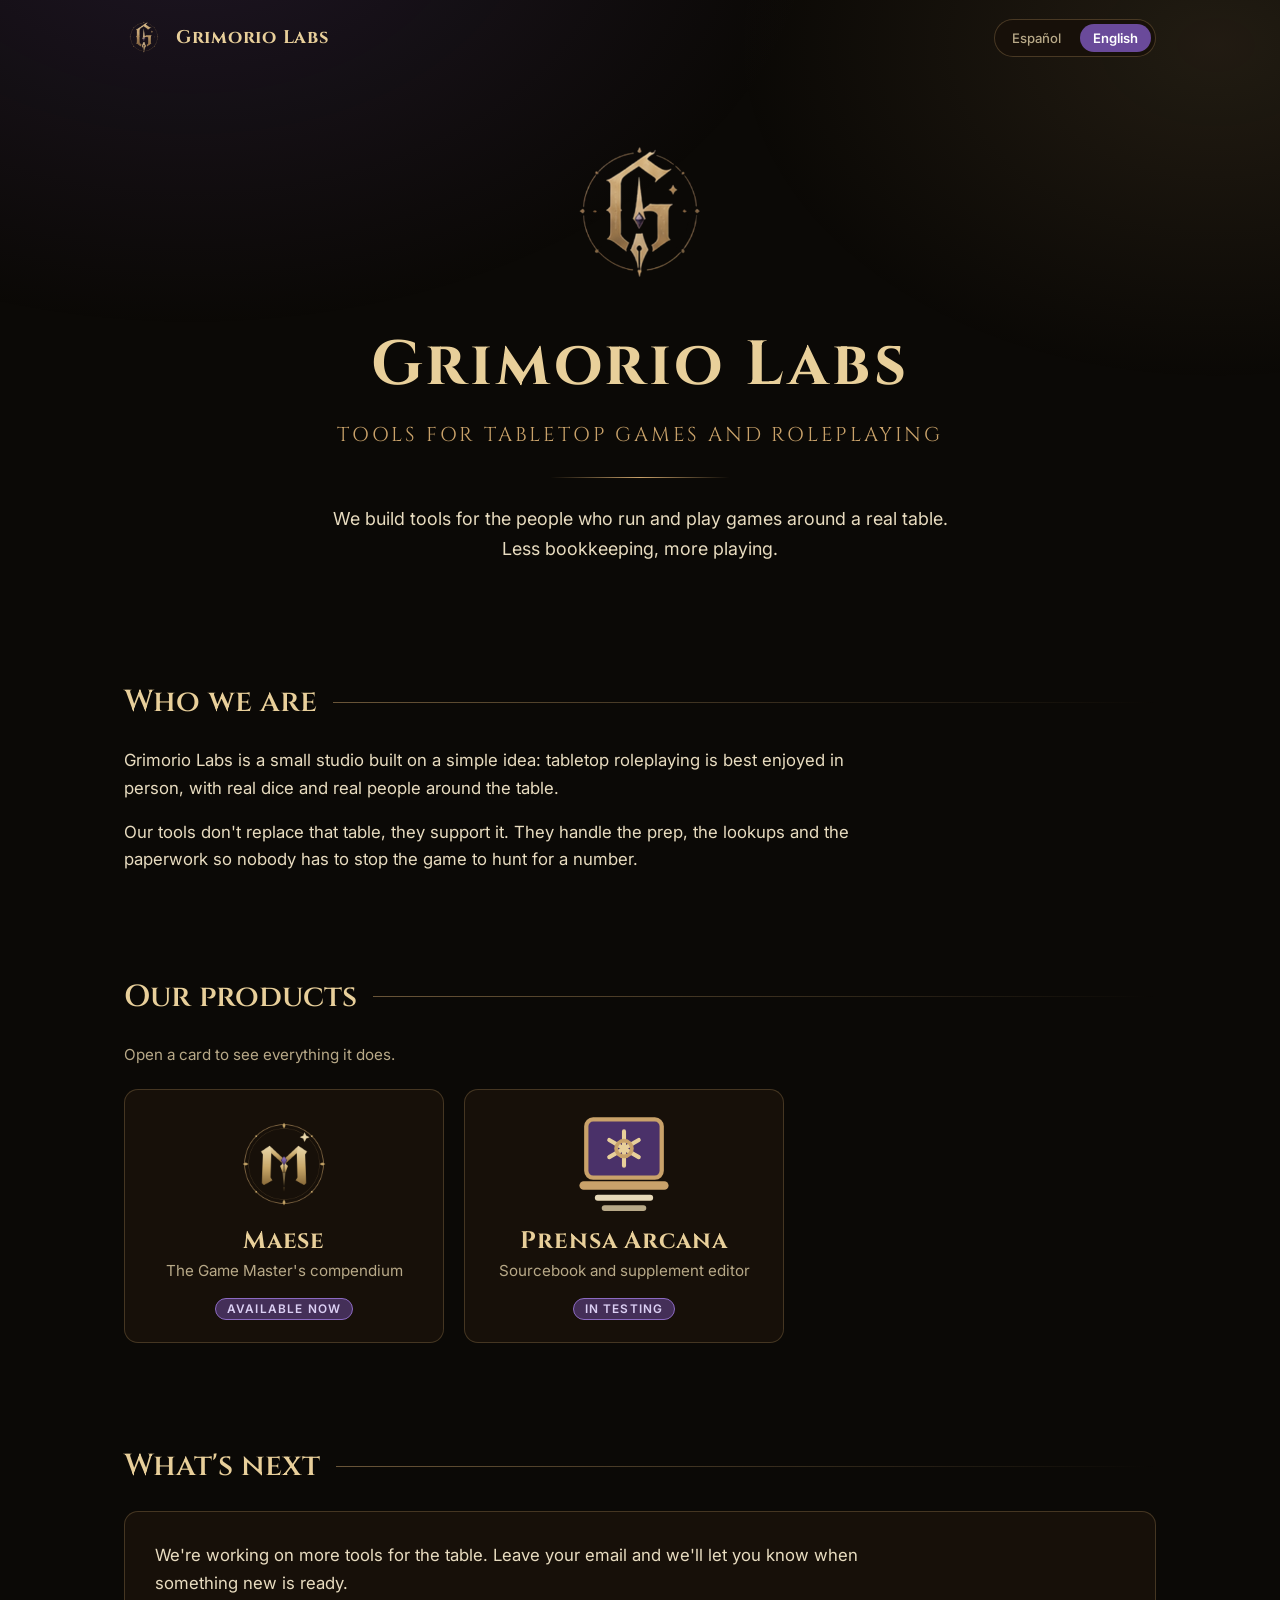
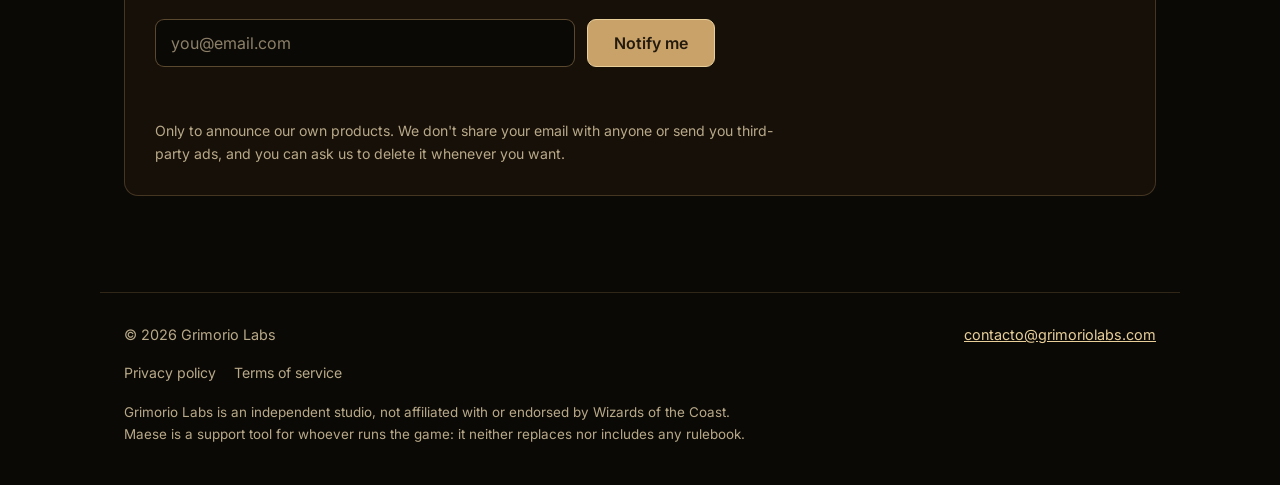
<file: index.html>
<!DOCTYPE html>
<html lang="es">
<head>
<meta charset="UTF-8">
<meta name="viewport" content="width=device-width, initial-scale=1.0">
<title>Grimorio Labs — Soluciones para juegos de mesa y rol</title>
<meta name="description" content="Grimorio Labs construye herramientas para quienes dirigen y juegan juegos de rol en una mesa real. Maese, nuestro compendio para el director de juego, y Prensa Arcana, nuestro editor de manuales.">

<link rel="icon" type="image/png" sizes="32x32" href="assets/favicon-32.png">
<link rel="icon" type="image/png" sizes="16x16" href="assets/favicon-16.png">
<link rel="apple-touch-icon" href="assets/favicon-48.png">

<meta property="og:type" content="website">
<meta property="og:title" content="Grimorio Labs">
<meta property="og:description" content="Soluciones para juegos de mesa y rol.">
<meta property="og:image" content="assets/grimorio-social-512.png">
<meta name="twitter:card" content="summary">

<link rel="preconnect" href="https://fonts.googleapis.com">
<link rel="preconnect" href="https://fonts.gstatic.com" crossorigin>
<link href="https://fonts.googleapis.com/css2?family=Cinzel:wght@400;600;700&family=Inter:wght@400;500;600&display=swap" rel="stylesheet">

<link rel="stylesheet" href="css/estilos.css">
</head>
<body>
<div class="envoltorio">

<header class="contenedor barra">
  <a class="barra-marca" href="#">
    <img src="assets/grimorio-icon-512.png" alt="" width="40" height="40">
    <span class="barra-marca-nombre">Grimorio Labs</span>
  </a>
  <div class="idioma" role="group" data-i18n-aria-label="Idioma del sitio" aria-label="Idioma del sitio">
    <button type="button" id="idioma-es" aria-pressed="true">Español</button>
    <button type="button" id="idioma-en" aria-pressed="false">English</button>
  </div>
</header>

<main>

  <section class="contenedor hero">
    <img class="hero-logo" src="assets/grimorio-icon-512.png" alt="Grimorio Labs" width="168" height="168">
    <h1>Grimorio Labs</h1>
    <p class="hero-tagline" data-i18n>Soluciones para juegos de mesa y rol</p>
    <div class="hero-linea"></div>
    <p class="hero-bajada" data-i18n>Construimos herramientas para quienes dirigen y juegan en una mesa real. Menos administración, más partida.</p>
  </section>

  <section class="contenedor seccion" id="quienes-somos">
    <div class="seccion-titulo"><h2 data-i18n>Quiénes somos</h2></div>
    <div class="prosa">
      <p data-i18n>Grimorio Labs es un estudio pequeño con una idea simple detrás: el juego de rol de mesa se disfruta en persona, con dados de verdad y gente alrededor.</p>
      <p data-i18n>Nuestras herramientas no reemplazan esa mesa, la acompañan. Se encargan de la preparación, la referencia y el papeleo para que nadie tenga que frenar la partida a buscar un dato.</p>
    </div>
  </section>

  <section class="contenedor seccion" id="productos">
    <div class="seccion-titulo"><h2 data-i18n>Nuestros productos</h2></div>
    <p class="fichas-nota" data-i18n>Abre una ficha para ver todo lo que hace.</p>

    <div class="fichas">
      <!-- `aria-labelledby` en vez de un `aria-label` escrito a mano: el nombre
           accesible sale del texto que ya está en la ficha, así que se traduce
           solo y no hay una tercera copia de la misma frase que mantener. -->
      <button class="ficha" type="button" aria-haspopup="dialog"
              aria-labelledby="ficha-maese-nombre ficha-maese-sub" data-abre="modal-maese">
        <img src="assets/maese-icon-512.png" alt="" width="96" height="96">
        <span class="ficha-nombre" id="ficha-maese-nombre">Maese</span>
        <span class="ficha-subtitulo" id="ficha-maese-sub" data-i18n>Compendio del Director de Juego</span>
        <span class="producto-insignia" data-i18n>Disponible</span>
      </button>

      <!-- `aria-labelledby` en vez de un `aria-label` escrito a mano: el nombre
           accesible sale del texto que ya está en la ficha, así que se traduce
           solo y no hay una tercera copia de la misma frase que mantener. -->
      <button class="ficha" type="button" aria-haspopup="dialog"
              aria-labelledby="ficha-prensa-arcana-nombre ficha-prensa-arcana-sub" data-abre="modal-prensa-arcana">
        <img src="assets/prensa-arcana.svg" alt="" width="96" height="96">
        <span class="ficha-nombre" id="ficha-prensa-arcana-nombre">Prensa Arcana</span>
        <span class="ficha-subtitulo" id="ficha-prensa-arcana-sub" data-i18n>Editor de manuales y suplementos</span>
        <span class="producto-insignia" data-i18n>En pruebas</span>
      </button>
    </div>

    <!-- Cada producto tiene su propio <dialog> escrito acá, en vez de un
         modal único al que se le inyecta contenido: así el texto vive en el
         DOM como el resto de la página y el selector de idioma lo traduce
         sin tener que saber que los modales existen. -->
    <dialog class="modal" id="modal-maese" aria-labelledby="nombre-maese">
      <button class="modal-cerrar" type="button" data-cierra
              data-i18n-aria-label="Cerrar" aria-label="Cerrar">&times;</button>
      <div class="modal-caja">

        <div class="producto-cabecera">
          <img src="assets/maese-icon-512.png" alt="" width="76" height="76">
          <div>
            <div class="producto-nombre" id="nombre-maese">Maese</div>
            <div class="producto-subtitulo" data-i18n>Compendio del Director de Juego</div>
            <span class="producto-insignia" data-i18n>Disponible</span>
          </div>
        </div>

        <p class="producto-desc" data-i18n>El primero de la casa. Un compañero de mesa para quien dirige: prepara la sesión antes de que empiece y, durante la partida, deja todo a mano sin sacarte del juego.</p>

        <div class="rejilla">
          <div class="rasgo">
            <h3 data-i18n>Bestiario de 450 criaturas</h3>
            <p data-i18n>Fichas completas y buscables al instante, con más manuales que se suman por campaña.</p>
          </div>
          <div class="rasgo">
            <h3 data-i18n>Generador de encuentros</h3>
            <p data-i18n>Arma encuentros equilibrados por presupuesto de experiencia, filtrados por entorno y por los manuales que uses.</p>
          </div>
          <div class="rasgo">
            <h3 data-i18n>Seguimiento de combate</h3>
            <p data-i18n>Orden de iniciativa, puntos de golpe, condiciones y bitácora del combate, sin planillas sueltas.</p>
          </div>
          <div class="rasgo">
            <h3 data-i18n>Hojas de personaje</h3>
            <p data-i18n>Especie, clase, subclase, trasfondo y conjuros que se autocompletan. La defensa se calcula sola según la armadura equipada.</p>
          </div>
          <div class="rasgo">
            <h3 data-i18n>Tus propias tablas</h3>
            <p data-i18n>Carga tus listas de botín, rumores o pifias y tira sobre ellas el dado que quieras, con sus rangos.</p>
          </div>
          <div class="rasgo">
            <h3 data-i18n>Kit de mesa imprimible</h3>
            <p data-i18n>Tarjetas de iniciativa y marcadores de condición para cortar y usar sobre la mesa física.</p>
          </div>
        </div>

        <div class="principio">
          <h3 data-i18n>Pensado para la mesa, no para la pantalla</h3>
          <p data-i18n>Maese no es una mesa virtual y no intenta serlo. No tira los dados por ti ni resuelve el combate solo: justamente eso es lo que hace divertido jugar en persona.</p>
        </div>

        <div class="acciones">
          <a class="boton boton-principal" href="https://maese.grimoriolabs.com" data-i18n>Entrar a Maese</a>
          <span class="acciones-nota" data-i18n>Gratis para empezar. Solo necesitas una cuenta.</span>
        </div>

      </div>
    </dialog>

    <dialog class="modal" id="modal-prensa-arcana" aria-labelledby="nombre-prensa-arcana">
      <button class="modal-cerrar" type="button" data-cierra
              data-i18n-aria-label="Cerrar" aria-label="Cerrar">&times;</button>
      <div class="modal-caja">

        <div class="producto-cabecera">
          <img src="assets/prensa-arcana.svg" alt="" width="76" height="76">
          <div>
            <div class="producto-nombre" id="nombre-prensa-arcana">Prensa Arcana</div>
            <div class="producto-subtitulo" data-i18n>Editor de manuales y suplementos</div>
            <span class="producto-insignia" data-i18n>En pruebas</span>
          </div>
        </div>

        <p class="producto-desc" data-i18n>Un taller de imprenta para tus manuales caseros. Escribes en Markdown a la izquierda y a la derecha ves la hoja A4 ya maquetada, con sus columnas y sus márgenes medidos en milímetros de verdad. Lo que ves en pantalla es lo que sale impreso, y de ahí se exporta a PDF.</p>

        <div class="rejilla">
          <div class="rasgo">
            <h3 data-i18n>Bloques y fichas de manual</h3>
            <p data-i18n>Cinco cajas de texto y siete fichas con su color propio: monstruo, objeto mágico, conjuro, rasgo de clase, trampa, PNJ y lugar. Una paleta con treinta plantillas las inserta por ti.</p>
          </div>
          <div class="rasgo">
            <h3 data-i18n>Te avisa antes de que el PDF corte</h3>
            <p data-i18n>Si una hoja se pasa de los 297 mm, marca en rojo la línea exacta por donde va a cortar. Te enteras mientras escribes, no al imprimir.</p>
          </div>
          <div class="rasgo">
            <h3 data-i18n>Maquetado a varias columnas</h3>
            <p data-i18n>Dos, tres o cuatro columnas, con bloques anchos que las cruzan, saltos de página y control de cómo rodea el texto a las imágenes.</p>
          </div>
          <div class="rasgo">
            <h3 data-i18n>Imágenes que se ajustan arrastrando</h3>
            <p data-i18n>Mueve el tirador sobre la vista previa y el ancho nuevo queda escrito en tu texto fuente, sin que tengas que calcularlo.</p>
          </div>
          <div class="rasgo">
            <h3 data-i18n>Tablas de tirada</h3>
            <p data-i18n>Para encuentros y para tesoro. La de tesoro alinea sola las columnas de montos, así se comparan de un vistazo.</p>
          </div>
          <div class="rasgo">
            <h3 data-i18n>Tus manuales, en tu cuenta</h3>
            <p data-i18n>Se guardan al vuelo y los abres desde cualquier máquina. Las imágenes se quedan en tu navegador: esas no las subimos.</p>
          </div>
        </div>

        <div class="acciones">
          <a class="boton boton-principal" href="https://prensaarcana.grimoriolabs.com" data-i18n>Abrir Prensa Arcana</a>
          <span class="acciones-nota" data-i18n>Gratis, y todavía en pruebas. Necesitas una cuenta para guardar tus manuales.</span>
        </div>

      </div>
    </dialog>
  </section>

  <section class="contenedor seccion" id="novedades">
    <div class="seccion-titulo"><h2 data-i18n>Novedades</h2></div>
    <div class="novedades">
      <div class="prosa">
        <p data-i18n>Estamos trabajando en más herramientas para la mesa. Deja tu correo y te avisamos cuando haya algo nuevo.</p>
      </div>

      <form class="aviso-form" id="aviso-form" novalidate>
        <!-- Campo trampa. `aria-hidden` a propósito: quien usa un lector de
             pantalla no tiene que enterarse de que existe, y así tampoco
             hay que traducir su etiqueta. -->
        <label class="trampa" for="aviso-trampa" aria-hidden="true">No completar este campo</label>
        <input class="trampa" type="text" id="aviso-trampa" name="apodo"
               tabindex="-1" autocomplete="off" aria-hidden="true">

        <input type="email" id="aviso-correo" name="correo" required
               autocomplete="email" spellcheck="false"
               placeholder="tu@correo.com"
               data-i18n-placeholder
               data-i18n-aria-label="Tu dirección de correo"
               aria-label="Tu dirección de correo">
        <button class="boton boton-principal" type="submit" id="aviso-enviar" data-i18n>Avisarme</button>
      </form>

      <p class="aviso-estado" id="aviso-estado" role="status" aria-live="polite"></p>
      <p class="aviso-nota" data-i18n>Solo para anunciar productos propios. No compartimos tu correo con nadie ni te mandamos publicidad de terceros, y puedes pedir que lo borremos cuando quieras.</p>
    </div>
  </section>

</main>

<footer class="contenedor pie">
  <div class="pie-fila">
    <span>© <span id="anio">2026</span> Grimorio Labs</span>
    <span><a href="mailto:contacto@grimoriolabs.com">contacto@grimoriolabs.com</a></span>
  </div>
  <p class="pie-nav">
    <a href="privacidad" data-i18n>Política de privacidad</a>
    <a href="terminos" data-i18n>Términos de servicio</a>
  </p>
  <p class="pie-legal" data-i18n>Grimorio Labs es un estudio independiente, sin relación ni respaldo de Wizards of the Coast. Maese es una herramienta de apoyo para quien dirige la partida: no reemplaza ningún manual de reglas ni los incluye.</p>
</footer>

</div>

<script src="js/landing.js"></script>
</body>
</html>
</file>
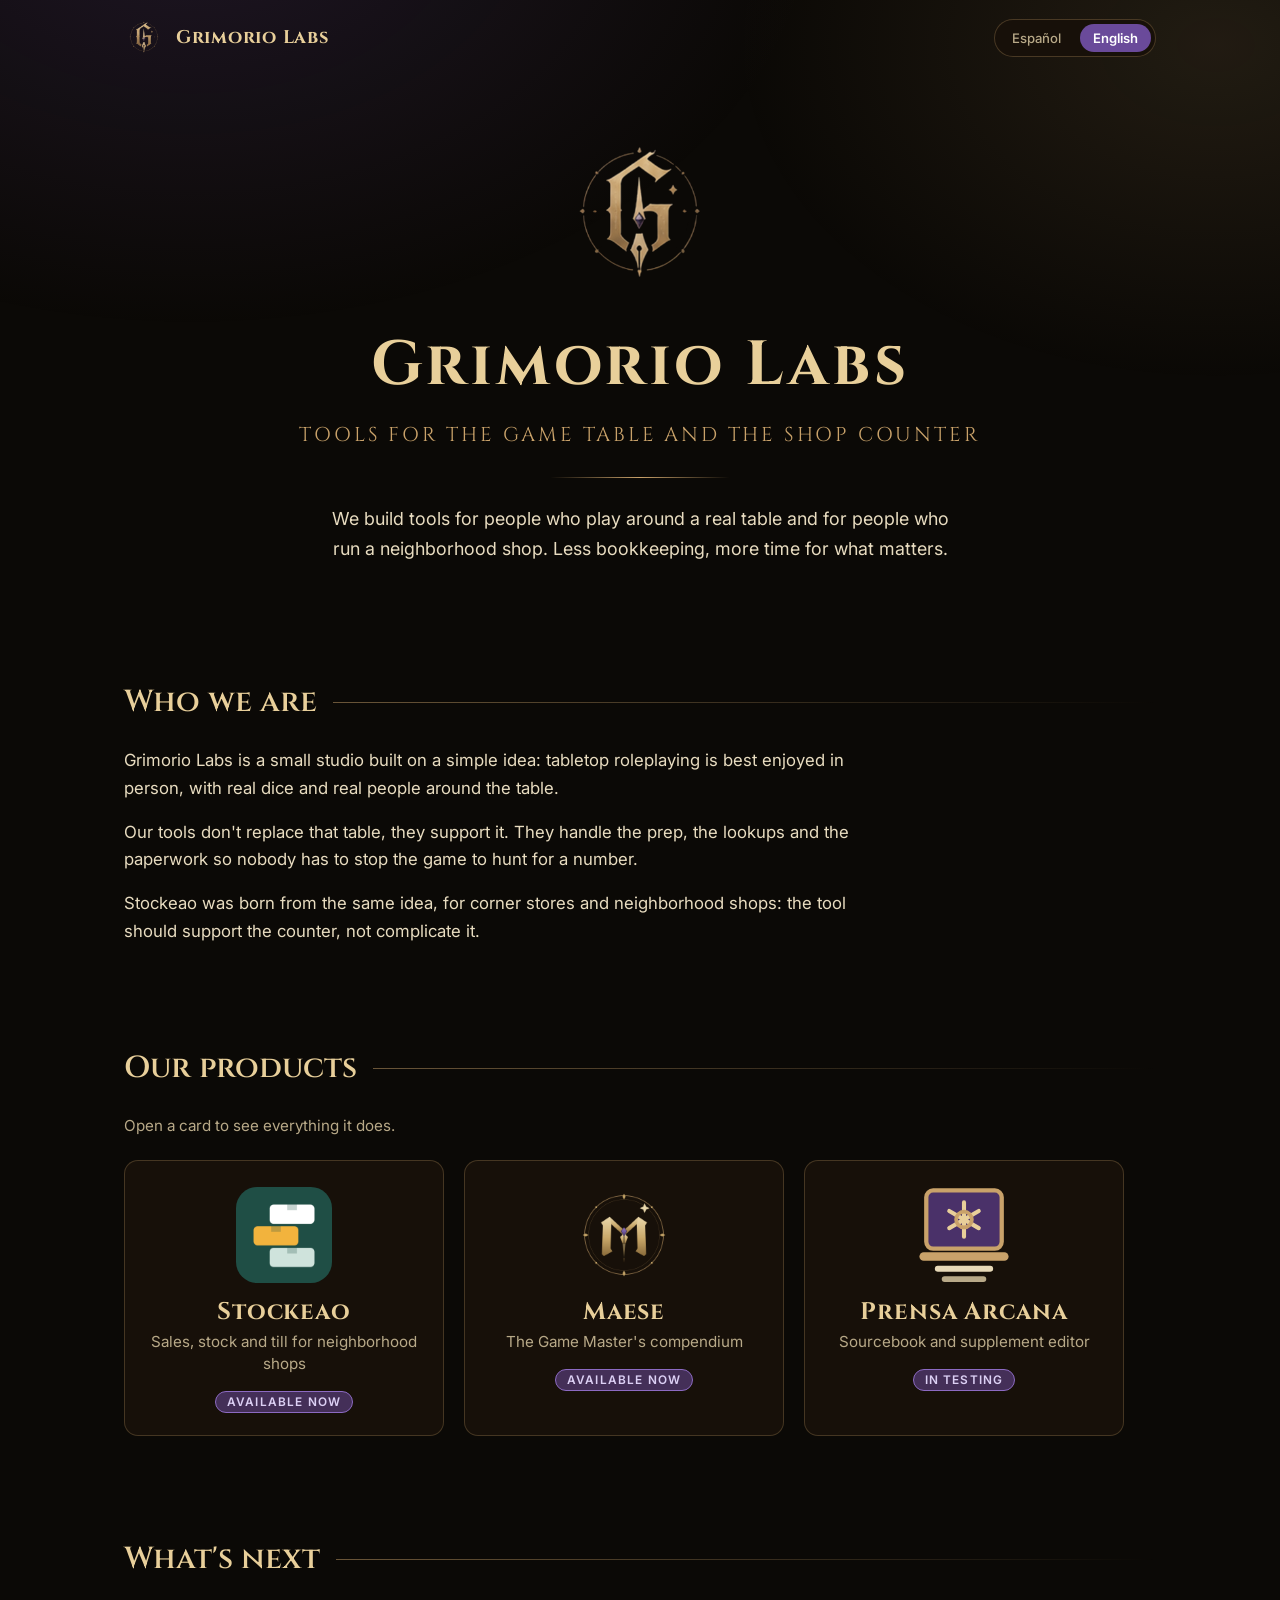
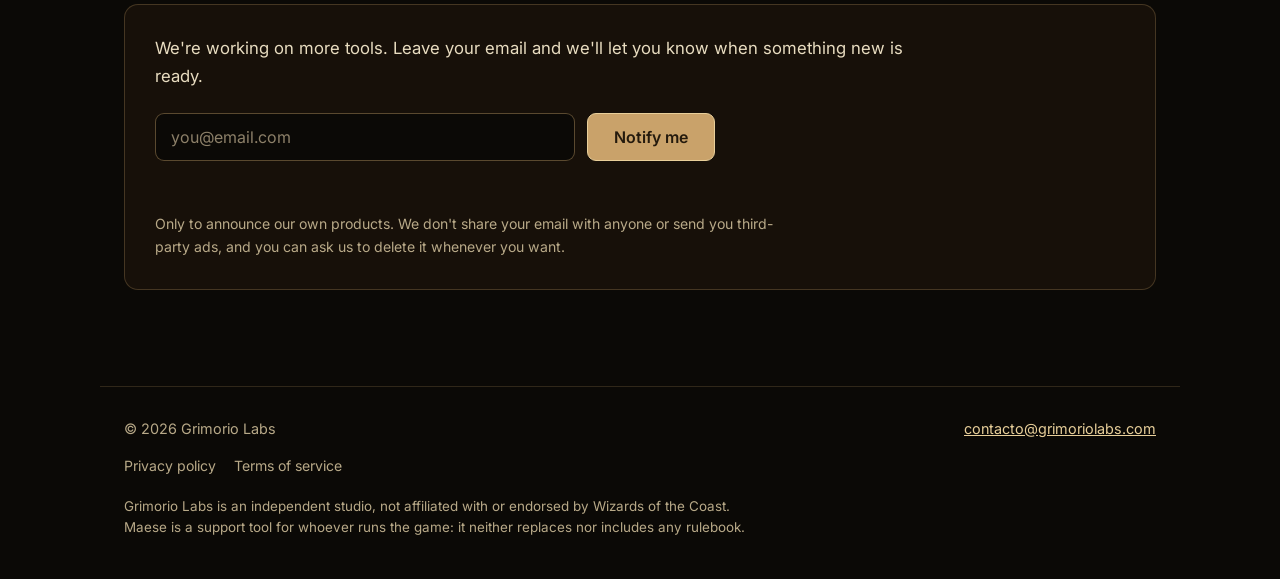
<file: public/index.html>
<!DOCTYPE html>
<html lang="es">
<head>
<meta charset="UTF-8">
<meta name="viewport" content="width=device-width, initial-scale=1.0">
<title>Grimorio Labs — Herramientas para la mesa de juego y el mostrador</title>
<meta name="description" content="Grimorio Labs construye herramientas simples para quienes juegan rol en una mesa real y para quienes atienden un negocio de barrio: Stockeao, Maese y Prensa Arcana.">

<link rel="icon" type="image/png" sizes="32x32" href="assets/favicon-32.png">
<link rel="icon" type="image/png" sizes="16x16" href="assets/favicon-16.png">
<link rel="apple-touch-icon" href="assets/favicon-48.png">

<meta property="og:type" content="website">
<meta property="og:title" content="Grimorio Labs">
<meta property="og:description" content="Herramientas para la mesa de juego y el mostrador.">
<meta property="og:image" content="assets/grimorio-social-512.png">
<meta name="twitter:card" content="summary">

<link rel="preconnect" href="https://fonts.googleapis.com">
<link rel="preconnect" href="https://fonts.gstatic.com" crossorigin>
<link href="https://fonts.googleapis.com/css2?family=Cinzel:wght@400;600;700&family=Inter:wght@400;500;600&display=swap" rel="stylesheet">

<link rel="stylesheet" href="css/estilos.css">
</head>
<body>
<div class="envoltorio">

<header class="contenedor barra">
  <a class="barra-marca" href="#">
    <img src="assets/grimorio-icon-512.png" alt="" width="40" height="40">
    <span class="barra-marca-nombre">Grimorio Labs</span>
  </a>
  <div class="idioma" role="group" data-i18n-aria-label="Idioma del sitio" aria-label="Idioma del sitio">
    <button type="button" id="idioma-es" aria-pressed="true">Español</button>
    <button type="button" id="idioma-en" aria-pressed="false">English</button>
  </div>
</header>

<main>

  <section class="contenedor hero">
    <img class="hero-logo" src="assets/grimorio-icon-512.png" alt="Grimorio Labs" width="168" height="168">
    <h1>Grimorio Labs</h1>
    <p class="hero-tagline" data-i18n>Herramientas para la mesa de juego y el mostrador</p>
    <div class="hero-linea"></div>
    <p class="hero-bajada" data-i18n>Construimos herramientas para quienes juegan en una mesa real y para quienes atienden un negocio de barrio. Menos administración, más tiempo para lo que importa.</p>
  </section>

  <section class="contenedor seccion" id="quienes-somos">
    <div class="seccion-titulo"><h2 data-i18n>Quiénes somos</h2></div>
    <div class="prosa">
      <p data-i18n>Grimorio Labs es un estudio pequeño con una idea simple detrás: el juego de rol de mesa se disfruta en persona, con dados de verdad y gente alrededor.</p>
      <p data-i18n>Nuestras herramientas no reemplazan esa mesa, la acompañan. Se encargan de la preparación, la referencia y el papeleo para que nadie tenga que frenar la partida a buscar un dato.</p>
      <p data-i18n>Con la misma idea nació Stockeao, para almacenes y negocios de barrio: que la herramienta acompañe el mostrador en vez de complicarlo.</p>
    </div>
  </section>

  <section class="contenedor seccion" id="productos">
    <div class="seccion-titulo"><h2 data-i18n>Nuestros productos</h2></div>
    <p class="fichas-nota" data-i18n>Abre una ficha para ver todo lo que hace.</p>

    <div class="fichas">
      <!-- `aria-labelledby` en vez de un `aria-label` escrito a mano: el nombre
           accesible sale del texto que ya está en la ficha, así que se traduce
           solo y no hay una tercera copia de la misma frase que mantener. -->
      <button class="ficha" type="button" aria-haspopup="dialog"
              aria-labelledby="ficha-stockeao-nombre ficha-stockeao-sub" data-abre="modal-stockeao">
        <img class="icono-app" src="stockeao/icono.png" alt="" width="96" height="96">
        <span class="ficha-nombre" id="ficha-stockeao-nombre">Stockeao</span>
        <span class="ficha-subtitulo" id="ficha-stockeao-sub" data-i18n>Ventas, stock y caja para negocios de barrio</span>
        <span class="producto-insignia" data-i18n>Disponible</span>
      </button>

      <!-- `aria-labelledby` en vez de un `aria-label` escrito a mano: el nombre
           accesible sale del texto que ya está en la ficha, así que se traduce
           solo y no hay una tercera copia de la misma frase que mantener. -->
      <button class="ficha" type="button" aria-haspopup="dialog"
              aria-labelledby="ficha-maese-nombre ficha-maese-sub" data-abre="modal-maese">
        <img src="assets/maese-icon-512.png" alt="" width="96" height="96">
        <span class="ficha-nombre" id="ficha-maese-nombre">Maese</span>
        <span class="ficha-subtitulo" id="ficha-maese-sub" data-i18n>Compendio del Director de Juego</span>
        <span class="producto-insignia" data-i18n>Disponible</span>
      </button>

      <!-- `aria-labelledby` en vez de un `aria-label` escrito a mano: el nombre
           accesible sale del texto que ya está en la ficha, así que se traduce
           solo y no hay una tercera copia de la misma frase que mantener. -->
      <button class="ficha" type="button" aria-haspopup="dialog"
              aria-labelledby="ficha-prensa-arcana-nombre ficha-prensa-arcana-sub" data-abre="modal-prensa-arcana">
        <img src="assets/prensa-arcana.svg" alt="" width="96" height="96">
        <span class="ficha-nombre" id="ficha-prensa-arcana-nombre">Prensa Arcana</span>
        <span class="ficha-subtitulo" id="ficha-prensa-arcana-sub" data-i18n>Editor de manuales y suplementos</span>
        <span class="producto-insignia" data-i18n>En pruebas</span>
      </button>
    </div>

    <!-- Cada producto tiene su propio <dialog> escrito acá, en vez de un
         modal único al que se le inyecta contenido: así el texto vive en el
         DOM como el resto de la página y el selector de idioma lo traduce
         sin tener que saber que los modales existen. -->
    <dialog class="modal" id="modal-stockeao" aria-labelledby="nombre-stockeao">
      <button class="modal-cerrar" type="button" data-cierra
              data-i18n-aria-label="Cerrar" aria-label="Cerrar">&times;</button>
      <div class="modal-caja">

        <div class="producto-cabecera">
          <img class="icono-app" src="stockeao/icono.png" alt="" width="76" height="76">
          <div>
            <div class="producto-nombre" id="nombre-stockeao">Stockeao</div>
            <div class="producto-subtitulo" data-i18n>Ventas, stock y caja para negocios de barrio</div>
            <span class="producto-insignia" data-i18n>Disponible</span>
          </div>
        </div>

        <p class="producto-desc" data-i18n>Una app Android para almacenes, botillerías, kioskos y bazares. Vendes, cobras y llevas el stock desde el teléfono, aunque se corte internet: cuando vuelve la señal, todo se sincroniza entre los teléfonos del negocio.</p>

        <div class="rejilla">
          <div class="rasgo">
            <h3 data-i18n>Vende con el escáner</h3>
            <p data-i18n>Apunta la cámara al código de barras y el producto entra a la venta. Con packs y promociones que se aplican solos.</p>
          </div>
          <div class="rasgo">
            <h3 data-i18n>Caja en orden</h3>
            <p data-i18n>Abre y cierra la caja cada día, con lo que entró por efectivo, débito o transferencia, y cuadra sin calculadora.</p>
          </div>
          <div class="rasgo">
            <h3 data-i18n>Stock al día</h3>
            <p data-i18n>Registra las compras a proveedores, haz conteos de inventario y lleva la cuenta de los envases retornables.</p>
          </div>
          <div class="rasgo">
            <h3 data-i18n>Fiado y reportes</h3>
            <p data-i18n>Anota lo que te deben tus clientes y mira qué se vende más, qué día y cuánto ganaste.</p>
          </div>
          <div class="rasgo">
            <h3 data-i18n>Varios teléfonos, un negocio</h3>
            <p data-i18n>Todos los equipos del negocio comparten productos y ventas. Funciona sin internet y se pone al día solo.</p>
          </div>
          <div class="rasgo">
            <h3 data-i18n>Cada persona con sus permisos</h3>
            <p data-i18n>El dueño elige qué puede hacer cada persona que atiende: vender, abrir la caja, cambiar precios o ver reportes.</p>
          </div>
        </div>

        <div class="principio">
          <h3 data-i18n>Hecho para el mostrador</h3>
          <p data-i18n>Letra grande, botones grandes y pocos pasos. Pensado para quien atiende el negocio, no para un contador.</p>
        </div>

        <h3 class="planes-titulo" data-i18n>Planes</h3>
        <div class="rejilla planes">
          <div class="rasgo">
            <h3 data-i18n>Básico</h3>
            <p class="plan-precio" data-i18n>$9.990 al mes</p>
            <p data-i18n>o $99.900 al año (12 meses por el precio de 10). Hasta 2 equipos.</p>
          </div>
          <div class="rasgo">
            <!-- Sin data-i18n: "Pro" se escribe igual en los dos idiomas. -->
            <h3>Pro</h3>
            <p class="plan-precio" data-i18n>$14.990 al mes</p>
            <p data-i18n>o $149.900 al año (12 meses por el precio de 10). Hasta 5 equipos.</p>
          </div>
        </div>
        <p class="planes-nota" data-i18n>Precios en pesos chilenos, con IVA incluido. Los primeros 7 días son gratis. El pago es por transferencia.</p>

        <div class="acciones">
          <a class="boton boton-principal" href="stockeao/" data-i18n>Descargar Stockeao</a>
          <span class="acciones-nota" data-i18n>Para teléfonos Android. Se instala desde nuestra página, fuera de Play Store.</span>
        </div>

        <p class="producto-enlaces">
          <a href="mailto:contacto@grimoriolabs.com">contacto@grimoriolabs.com</a>
          <a href="https://angelsek.github.io/inventariado-legal/terminos.html" data-i18n>Términos de Stockeao</a>
          <a href="https://angelsek.github.io/inventariado-legal/privacidad.html" data-i18n>Privacidad de Stockeao</a>
        </p>

      </div>
    </dialog>

    <dialog class="modal" id="modal-maese" aria-labelledby="nombre-maese">
      <button class="modal-cerrar" type="button" data-cierra
              data-i18n-aria-label="Cerrar" aria-label="Cerrar">&times;</button>
      <div class="modal-caja">

        <div class="producto-cabecera">
          <img src="assets/maese-icon-512.png" alt="" width="76" height="76">
          <div>
            <div class="producto-nombre" id="nombre-maese">Maese</div>
            <div class="producto-subtitulo" data-i18n>Compendio del Director de Juego</div>
            <span class="producto-insignia" data-i18n>Disponible</span>
          </div>
        </div>

        <p class="producto-desc" data-i18n>Un compañero de mesa para quien dirige: prepara la sesión antes de que empiece y, durante la partida, deja todo a mano sin sacarte del juego.</p>

        <div class="rejilla">
          <div class="rasgo">
            <h3 data-i18n>Bestiario de 450 criaturas</h3>
            <p data-i18n>Fichas completas y buscables al instante, con más manuales que se suman por campaña.</p>
          </div>
          <div class="rasgo">
            <h3 data-i18n>Generador de encuentros</h3>
            <p data-i18n>Arma encuentros equilibrados por presupuesto de experiencia, filtrados por entorno y por los manuales que uses.</p>
          </div>
          <div class="rasgo">
            <h3 data-i18n>Seguimiento de combate</h3>
            <p data-i18n>Orden de iniciativa, puntos de golpe, condiciones y bitácora del combate, sin planillas sueltas.</p>
          </div>
          <div class="rasgo">
            <h3 data-i18n>Hojas de personaje</h3>
            <p data-i18n>Especie, clase, subclase, trasfondo y conjuros que se autocompletan. La defensa se calcula sola según la armadura equipada.</p>
          </div>
          <div class="rasgo">
            <h3 data-i18n>Tus propias tablas</h3>
            <p data-i18n>Carga tus listas de botín, rumores o pifias y tira sobre ellas el dado que quieras, con sus rangos.</p>
          </div>
          <div class="rasgo">
            <h3 data-i18n>Kit de mesa imprimible</h3>
            <p data-i18n>Tarjetas de iniciativa y marcadores de condición para cortar y usar sobre la mesa física.</p>
          </div>
        </div>

        <div class="principio">
          <h3 data-i18n>Pensado para la mesa, no para la pantalla</h3>
          <p data-i18n>Maese no es una mesa virtual y no intenta serlo. No tira los dados por ti ni resuelve el combate solo: justamente eso es lo que hace divertido jugar en persona.</p>
        </div>

        <div class="acciones">
          <a class="boton boton-principal" href="https://maese.grimoriolabs.com" data-i18n>Entrar a Maese</a>
          <span class="acciones-nota" data-i18n>Gratis para empezar. Solo necesitas una cuenta.</span>
        </div>

      </div>
    </dialog>

    <dialog class="modal" id="modal-prensa-arcana" aria-labelledby="nombre-prensa-arcana">
      <button class="modal-cerrar" type="button" data-cierra
              data-i18n-aria-label="Cerrar" aria-label="Cerrar">&times;</button>
      <div class="modal-caja">

        <div class="producto-cabecera">
          <img src="assets/prensa-arcana.svg" alt="" width="76" height="76">
          <div>
            <div class="producto-nombre" id="nombre-prensa-arcana">Prensa Arcana</div>
            <div class="producto-subtitulo" data-i18n>Editor de manuales y suplementos</div>
            <span class="producto-insignia" data-i18n>En pruebas</span>
          </div>
        </div>

        <p class="producto-desc" data-i18n>Un taller de imprenta para tus manuales caseros. Escribes en Markdown a la izquierda y a la derecha ves la hoja A4 ya maquetada, con sus columnas y sus márgenes medidos en milímetros de verdad. Lo que ves en pantalla es lo que sale impreso, y de ahí se exporta a PDF.</p>

        <div class="rejilla">
          <div class="rasgo">
            <h3 data-i18n>Bloques y fichas de manual</h3>
            <p data-i18n>Cinco cajas de texto y siete fichas con su color propio: monstruo, objeto mágico, conjuro, rasgo de clase, trampa, PNJ y lugar. Una paleta con treinta plantillas las inserta por ti.</p>
          </div>
          <div class="rasgo">
            <h3 data-i18n>Te avisa antes de que el PDF corte</h3>
            <p data-i18n>Si una hoja se pasa de los 297 mm, marca en rojo la línea exacta por donde va a cortar. Te enteras mientras escribes, no al imprimir.</p>
          </div>
          <div class="rasgo">
            <h3 data-i18n>Maquetado a varias columnas</h3>
            <p data-i18n>Dos, tres o cuatro columnas, con bloques anchos que las cruzan, saltos de página y control de cómo rodea el texto a las imágenes.</p>
          </div>
          <div class="rasgo">
            <h3 data-i18n>Imágenes que se ajustan arrastrando</h3>
            <p data-i18n>Mueve el tirador sobre la vista previa y el ancho nuevo queda escrito en tu texto fuente, sin que tengas que calcularlo.</p>
          </div>
          <div class="rasgo">
            <h3 data-i18n>Tablas de tirada</h3>
            <p data-i18n>Para encuentros y para tesoro. La de tesoro alinea sola las columnas de montos, así se comparan de un vistazo.</p>
          </div>
          <div class="rasgo">
            <h3 data-i18n>Tus manuales, en tu cuenta</h3>
            <p data-i18n>Se guardan al vuelo y los abres desde cualquier máquina. Las imágenes se quedan en tu navegador: esas no las subimos.</p>
          </div>
        </div>

        <div class="acciones">
          <a class="boton boton-principal" href="https://prensaarcana.grimoriolabs.com" data-i18n>Abrir Prensa Arcana</a>
          <span class="acciones-nota" data-i18n>Gratis, y todavía en pruebas. Necesitas una cuenta para guardar tus manuales.</span>
        </div>

      </div>
    </dialog>
  </section>

  <section class="contenedor seccion" id="novedades">
    <div class="seccion-titulo"><h2 data-i18n>Novedades</h2></div>
    <div class="novedades">
      <div class="prosa">
        <p data-i18n>Estamos trabajando en más herramientas. Deja tu correo y te avisamos cuando haya algo nuevo.</p>
      </div>

      <form class="aviso-form" id="aviso-form" novalidate>
        <!-- Campo trampa. `aria-hidden` a propósito: quien usa un lector de
             pantalla no tiene que enterarse de que existe, y así tampoco
             hay que traducir su etiqueta. -->
        <label class="trampa" for="aviso-trampa" aria-hidden="true">No completar este campo</label>
        <input class="trampa" type="text" id="aviso-trampa" name="apodo"
               tabindex="-1" autocomplete="off" aria-hidden="true">

        <input type="email" id="aviso-correo" name="correo" required
               autocomplete="email" spellcheck="false"
               placeholder="tu@correo.com"
               data-i18n-placeholder
               data-i18n-aria-label="Tu dirección de correo"
               aria-label="Tu dirección de correo">
        <button class="boton boton-principal" type="submit" id="aviso-enviar" data-i18n>Avisarme</button>
      </form>

      <p class="aviso-estado" id="aviso-estado" role="status" aria-live="polite"></p>
      <p class="aviso-nota" data-i18n>Solo para anunciar productos propios. No compartimos tu correo con nadie ni te mandamos publicidad de terceros, y puedes pedir que lo borremos cuando quieras.</p>
    </div>
  </section>

</main>

<footer class="contenedor pie">
  <div class="pie-fila">
    <span>© <span id="anio">2026</span> Grimorio Labs</span>
    <span><a href="mailto:contacto@grimoriolabs.com">contacto@grimoriolabs.com</a></span>
  </div>
  <p class="pie-nav">
    <a href="privacidad" data-i18n>Política de privacidad</a>
    <a href="terminos" data-i18n>Términos de servicio</a>
  </p>
  <p class="pie-legal" data-i18n>Grimorio Labs es un estudio independiente, sin relación ni respaldo de Wizards of the Coast. Maese es una herramienta de apoyo para quien dirige la partida: no reemplaza ningún manual de reglas ni los incluye.</p>
</footer>

</div>

<script src="js/landing.js"></script>
</body>
</html>
</file>
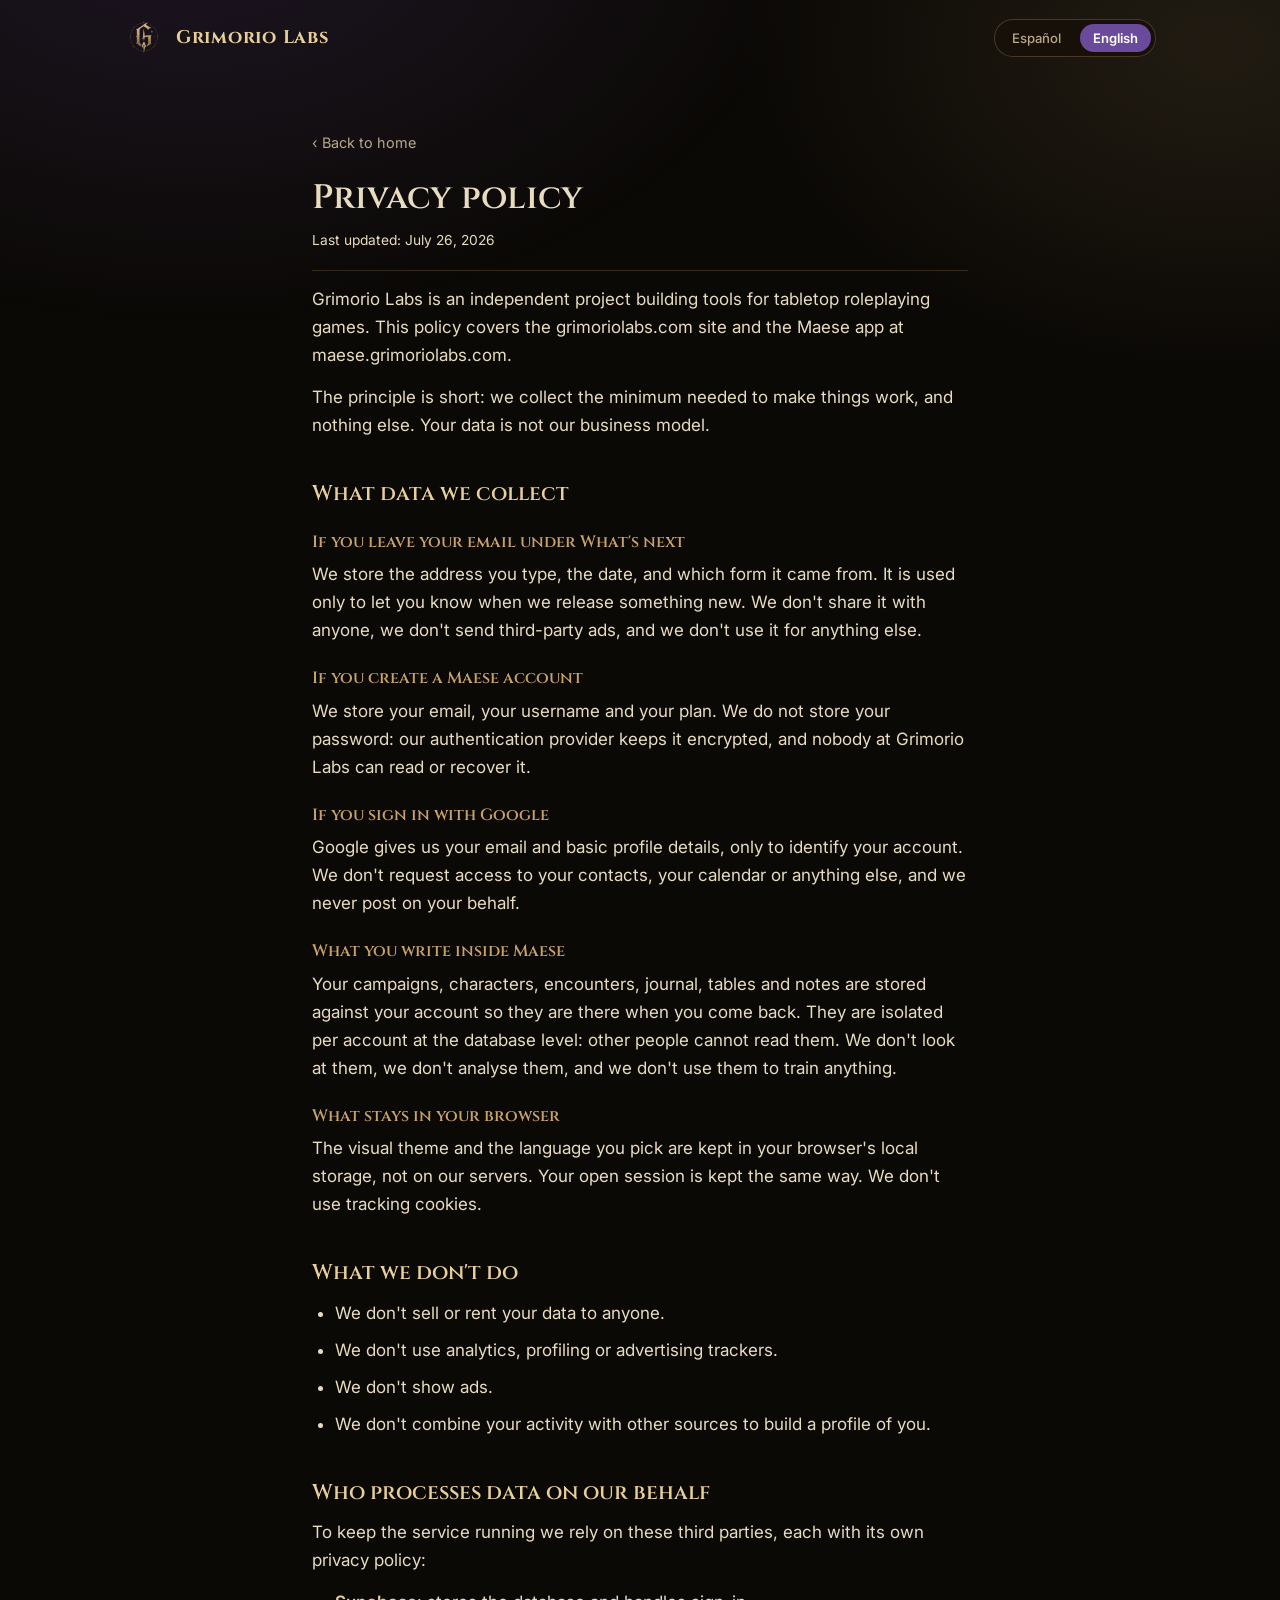
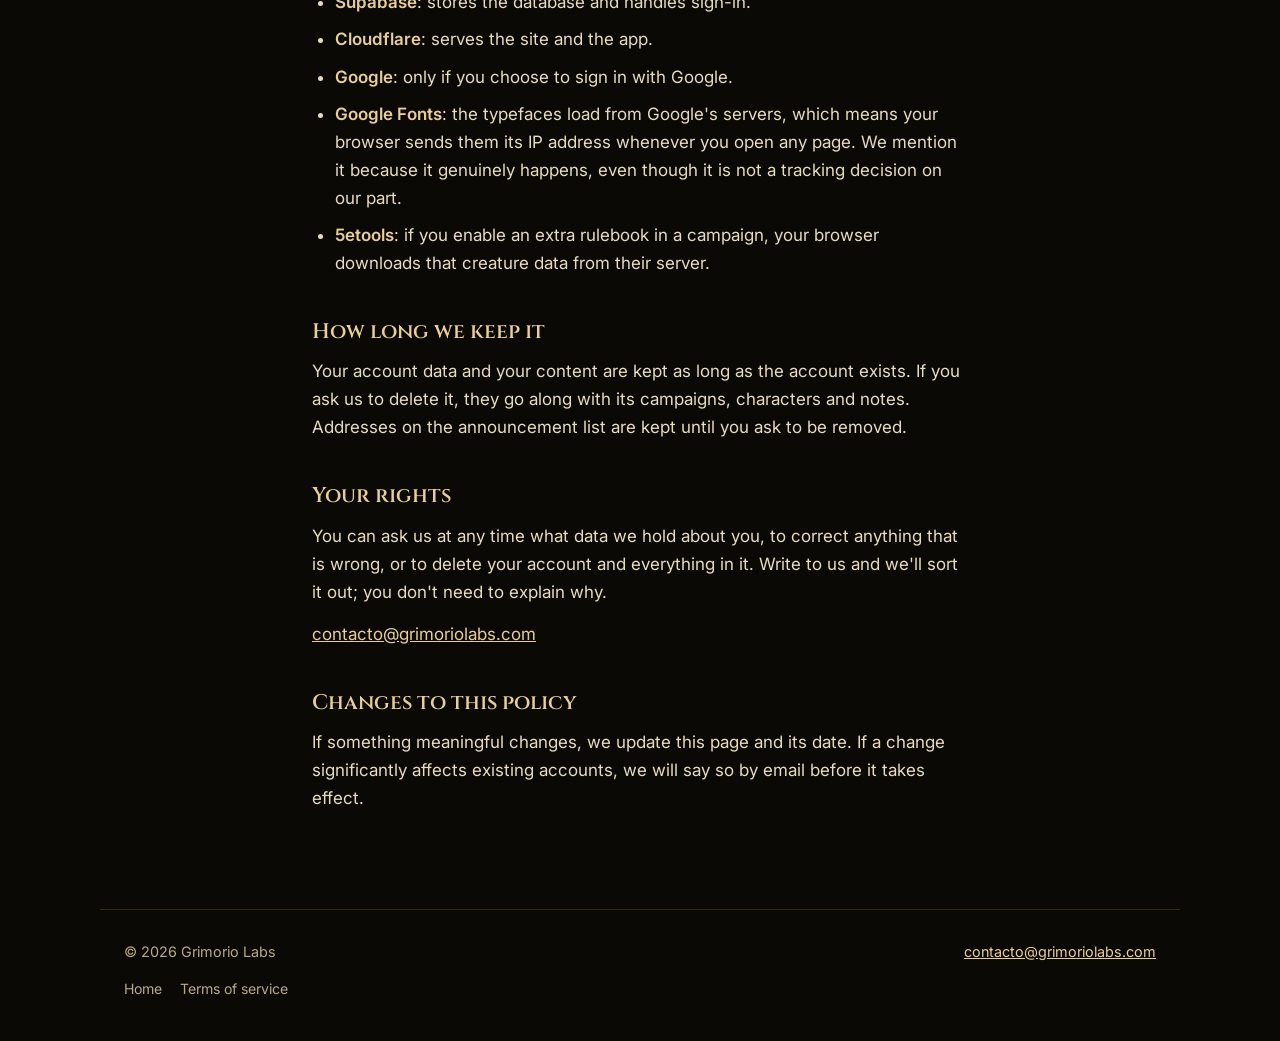
<file: privacidad.html>
<!DOCTYPE html>
<html lang="es">
<head>
<meta charset="UTF-8">
<meta name="viewport" content="width=device-width, initial-scale=1.0">
<title>Política de privacidad — Grimorio Labs</title>
<meta name="description" content="Qué datos recoge Grimorio Labs, para qué, con quién se comparten y cómo pedir que se borren.">
<meta name="robots" content="index, follow">

<link rel="icon" type="image/png" sizes="32x32" href="assets/favicon-32.png">
<link rel="icon" type="image/png" sizes="16x16" href="assets/favicon-16.png">
<link rel="apple-touch-icon" href="assets/favicon-48.png">

<link rel="preconnect" href="https://fonts.googleapis.com">
<link rel="preconnect" href="https://fonts.gstatic.com" crossorigin>
<link href="https://fonts.googleapis.com/css2?family=Cinzel:wght@400;600;700&family=Inter:wght@400;500;600&display=swap" rel="stylesheet">

<link rel="stylesheet" href="css/estilos.css">
</head>
<body>
<div class="envoltorio">

<header class="contenedor barra">
  <a class="barra-marca" href="/">
    <img src="assets/grimorio-icon-512.png" alt="" width="40" height="40">
    <span class="barra-marca-nombre">Grimorio Labs</span>
  </a>
  <div class="idioma" role="group" data-i18n-aria-label="Idioma del sitio" aria-label="Idioma del sitio">
    <button type="button" id="idioma-es" aria-pressed="true">Español</button>
    <button type="button" id="idioma-en" aria-pressed="false">English</button>
  </div>
</header>

<main class="contenedor seccion legal">
  <a class="volver" href="/" data-i18n>‹ Volver al inicio</a>

  <h1 class="legal-titulo" data-i18n>Política de privacidad</h1>
  <p class="legal-fecha"><span data-i18n>Última actualización</span>: <span data-i18n>26 de julio de 2026</span></p>

  <p data-i18n>Grimorio Labs es un proyecto independiente de desarrollo de herramientas para juegos de rol de mesa. Esta política cubre el sitio grimoriolabs.com y la aplicación Maese, en maese.grimoriolabs.com.</p>
  <p data-i18n>El principio es corto: recogemos lo mínimo para que las cosas funcionen, y nada más. No vivimos de tus datos.</p>

  <h2 data-i18n>Qué datos recogemos</h2>

  <h3 data-i18n>Si dejas tu correo en Novedades</h3>
  <p data-i18n>Guardamos la dirección que escribes, la fecha y de qué formulario vino. Se usa solo para avisarte cuando publicamos algo nuevo. No la compartimos con nadie, no mandamos publicidad de terceros y no la usamos para ninguna otra cosa.</p>

  <h3 data-i18n>Si creas una cuenta en Maese</h3>
  <p data-i18n>Guardamos tu correo, tu nombre de usuario y tu plan. La contraseña no la guardamos: la almacena cifrada nuestro proveedor de autenticación, y nadie de Grimorio Labs puede leerla ni recuperarla.</p>

  <h3 data-i18n>Si entras con Google</h3>
  <p data-i18n>Recibimos de Google tu correo y los datos básicos de tu perfil, únicamente para identificar tu cuenta. No pedimos acceso a tus contactos, a tu calendario ni a nada más, y no publicamos nada en tu nombre.</p>

  <h3 data-i18n>Lo que escribes dentro de Maese</h3>
  <p data-i18n>Tus campañas, personajes, encuentros, bitácora, tablas y notas se guardan asociados a tu cuenta para que los tengas disponibles al volver. Están aislados por cuenta a nivel de base de datos: otras personas no pueden leerlos. No los miramos, no los analizamos y no los usamos para entrenar nada.</p>

  <h3 data-i18n>Lo que se queda en tu navegador</h3>
  <p data-i18n>El tema visual y el idioma que elijas quedan guardados en el almacenamiento local de tu navegador, no en nuestros servidores. La sesión abierta se guarda por el mismo mecanismo. No usamos cookies de rastreo.</p>

  <h2 data-i18n>Qué no hacemos</h2>
  <ul>
    <li data-i18n>No vendemos ni alquilamos tus datos a nadie.</li>
    <li data-i18n>No usamos analítica, perfilado ni rastreadores publicitarios.</li>
    <li data-i18n>No mostramos publicidad.</li>
    <li data-i18n>No cruzamos tu actividad con otras fuentes para construir un perfil tuyo.</li>
  </ul>

  <h2 data-i18n>Quiénes procesan datos por nosotros</h2>
  <p data-i18n>Para que el servicio funcione dependemos de estos terceros, cada uno con su propia política de privacidad:</p>
  <ul>
    <li><strong>Supabase</strong>: <span data-i18n>guarda la base de datos y maneja el inicio de sesión.</span></li>
    <li><strong>Cloudflare</strong>: <span data-i18n>sirve el sitio y la aplicación.</span></li>
    <li><strong>Google</strong>: <span data-i18n>solo si eliges entrar con Google.</span></li>
    <li><strong>Google Fonts</strong>: <span data-i18n>las tipografías se cargan desde los servidores de Google, lo que implica que tu navegador les envía su dirección IP al abrir cualquier página. Lo decimos porque pasa de verdad, aunque no sea una decisión de seguimiento por nuestra parte.</span></li>
    <li><strong>5etools</strong>: <span data-i18n>si activas un manual adicional en una campaña, tu navegador descarga esos datos de criaturas desde su servidor.</span></li>
  </ul>

  <h2 data-i18n>Cuánto tiempo lo guardamos</h2>
  <p data-i18n>Los datos de tu cuenta y tu contenido se conservan mientras la cuenta exista. Si pides que la borremos, se eliminan junto con sus campañas, personajes y notas. Los correos de la lista de novedades se conservan hasta que pidas darte de baja.</p>

  <h2 data-i18n>Tus derechos</h2>
  <p data-i18n>Puedes pedirnos en cualquier momento que te digamos qué datos tenemos tuyos, que corrijamos algo que esté mal, o que borremos tu cuenta y todo su contenido. Escríbenos y lo resolvemos; no hace falta que expliques por qué.</p>
  <p><a href="mailto:contacto@grimoriolabs.com">contacto@grimoriolabs.com</a></p>

  <h2 data-i18n>Cambios en esta política</h2>
  <p data-i18n>Si cambia algo relevante, actualizamos esta página y su fecha. Si el cambio afecta de forma significativa a las cuentas existentes, lo avisaremos por correo antes de aplicarlo.</p>
</main>

<footer class="contenedor pie">
  <div class="pie-fila">
    <span>© <span id="anio">2026</span> Grimorio Labs</span>
    <span><a href="mailto:contacto@grimoriolabs.com">contacto@grimoriolabs.com</a></span>
  </div>
  <p class="pie-nav">
    <a href="/" data-i18n>Inicio</a>
    <a href="terminos" data-i18n>Términos de servicio</a>
  </p>
</footer>

</div>

<script src="js/landing.js"></script>
</body>
</html>
</file>
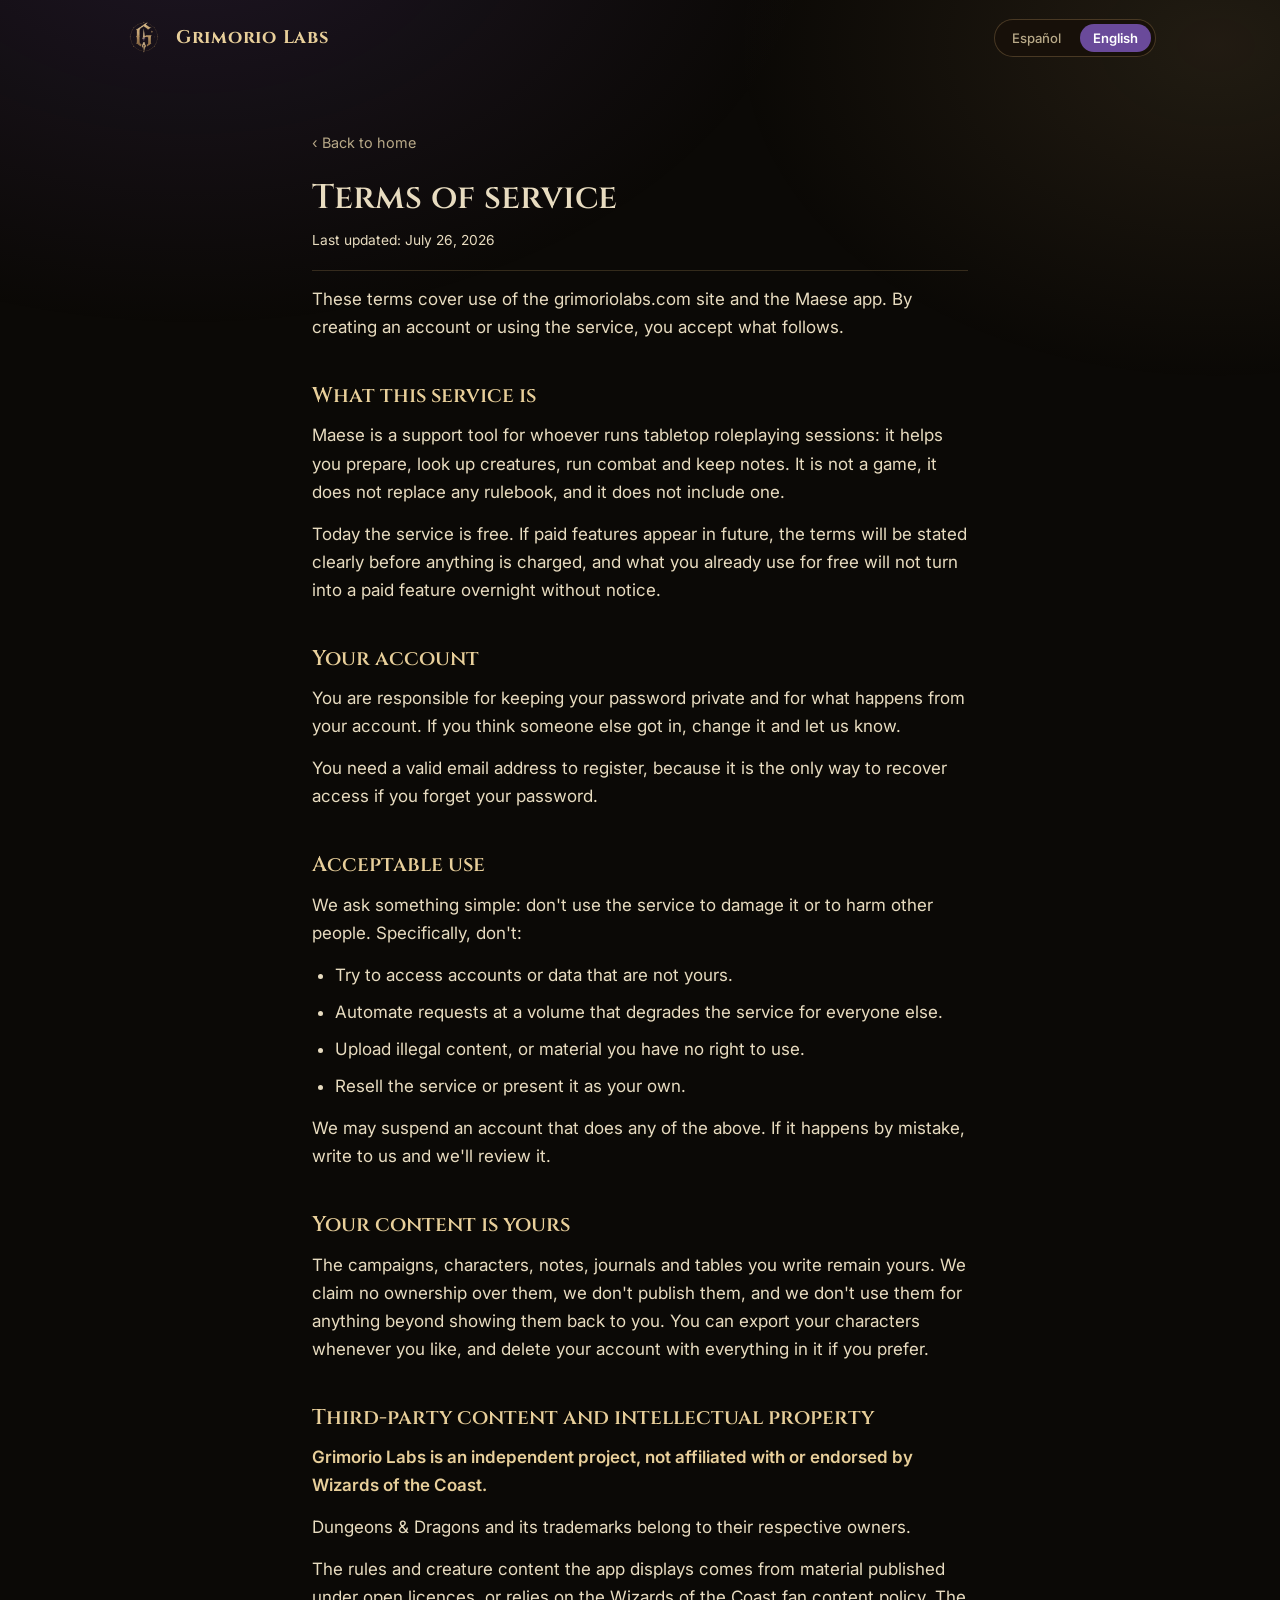
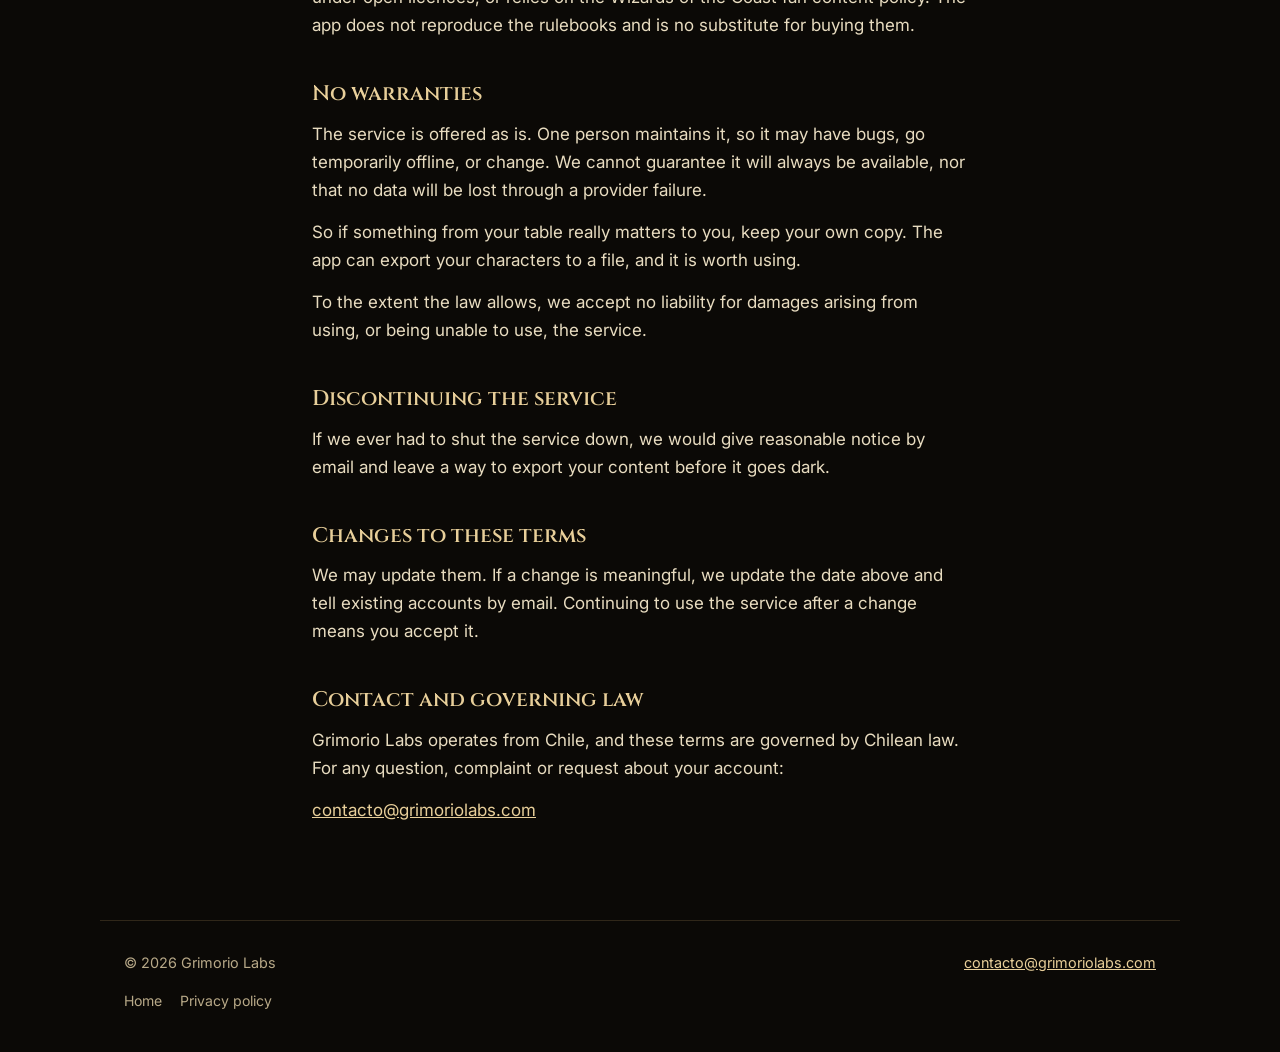
<file: terminos.html>
<!DOCTYPE html>
<html lang="es">
<head>
<meta charset="UTF-8">
<meta name="viewport" content="width=device-width, initial-scale=1.0">
<title>Términos de servicio — Grimorio Labs</title>
<meta name="description" content="Condiciones de uso de Maese y del sitio de Grimorio Labs.">
<meta name="robots" content="index, follow">

<link rel="icon" type="image/png" sizes="32x32" href="assets/favicon-32.png">
<link rel="icon" type="image/png" sizes="16x16" href="assets/favicon-16.png">
<link rel="apple-touch-icon" href="assets/favicon-48.png">

<link rel="preconnect" href="https://fonts.googleapis.com">
<link rel="preconnect" href="https://fonts.gstatic.com" crossorigin>
<link href="https://fonts.googleapis.com/css2?family=Cinzel:wght@400;600;700&family=Inter:wght@400;500;600&display=swap" rel="stylesheet">

<link rel="stylesheet" href="css/estilos.css">
</head>
<body>
<div class="envoltorio">

<header class="contenedor barra">
  <a class="barra-marca" href="/">
    <img src="assets/grimorio-icon-512.png" alt="" width="40" height="40">
    <span class="barra-marca-nombre">Grimorio Labs</span>
  </a>
  <div class="idioma" role="group" data-i18n-aria-label="Idioma del sitio" aria-label="Idioma del sitio">
    <button type="button" id="idioma-es" aria-pressed="true">Español</button>
    <button type="button" id="idioma-en" aria-pressed="false">English</button>
  </div>
</header>

<main class="contenedor seccion legal">
  <a class="volver" href="/" data-i18n>‹ Volver al inicio</a>

  <h1 class="legal-titulo" data-i18n>Términos de servicio</h1>
  <p class="legal-fecha"><span data-i18n>Última actualización</span>: <span data-i18n>26 de julio de 2026</span></p>

  <p data-i18n>Estos términos cubren el uso del sitio grimoriolabs.com y de la aplicación Maese. Al crear una cuenta o usar el servicio, aceptas lo que sigue.</p>

  <h2 data-i18n>Qué es este servicio</h2>
  <p data-i18n>Maese es una herramienta de apoyo para quien dirige partidas de rol de mesa: sirve para preparar sesiones, consultar criaturas, llevar el combate y guardar notas. No es un juego, no reemplaza ningún manual de reglas y no incluye ninguno.</p>
  <p data-i18n>Hoy el servicio es gratuito. Si en el futuro aparecen funciones de pago, las condiciones se avisarán con claridad antes de cobrar nada, y lo que ya usabas gratis no se convertirá en pago de un día para otro sin aviso.</p>

  <h2 data-i18n>Tu cuenta</h2>
  <p data-i18n>Eres responsable de mantener tu contraseña en privado y de lo que ocurra desde tu cuenta. Si crees que alguien más entró, cámbiala y avísanos.</p>
  <p data-i18n>Necesitas una dirección de correo válida para registrarte, porque es el único camino para recuperar el acceso si olvidas la contraseña.</p>

  <h2 data-i18n>Uso aceptable</h2>
  <p data-i18n>Pedimos algo simple: no uses el servicio para dañarlo ni para perjudicar a otras personas. En concreto, no:</p>
  <ul>
    <li data-i18n>Intentes acceder a cuentas o datos que no sean tuyos.</li>
    <li data-i18n>Automatices peticiones a un volumen que degrade el servicio para el resto.</li>
    <li data-i18n>Subas contenido ilegal, ni material del que no tengas derecho a disponer.</li>
    <li data-i18n>Revendas el servicio ni lo presentes como propio.</li>
  </ul>
  <p data-i18n>Podemos suspender una cuenta que haga algo de lo anterior. Si pasa por error, escríbenos y lo revisamos.</p>

  <h2 data-i18n>Tu contenido es tuyo</h2>
  <p data-i18n>Las campañas, personajes, notas, bitácoras y tablas que escribes siguen siendo tuyos. No reclamamos ninguna propiedad sobre ellos, no los publicamos y no los usamos para nada más que mostrártelos a ti. Puedes exportar tus personajes cuando quieras, y borrar tu cuenta con todo su contenido si lo prefieres.</p>

  <h2 data-i18n>Contenido de terceros y propiedad intelectual</h2>
  <p><strong data-i18n>Grimorio Labs es un proyecto independiente, sin relación ni respaldo de Wizards of the Coast.</strong></p>
  <p data-i18n>Dungeons &amp; Dragons y sus marcas pertenecen a sus respectivos titulares.</p>
  <p data-i18n>El contenido de reglas y criaturas que la aplicación muestra proviene de material publicado bajo licencias abiertas, o se acoge a la política de contenido para aficionados de Wizards of the Coast. La aplicación no reproduce los manuales ni sustituye su compra.</p>

  <h2 data-i18n>Sin garantías</h2>
  <p data-i18n>El servicio se ofrece tal como está. Lo mantiene una sola persona y puede tener errores, quedar temporalmente fuera de servicio o cambiar. No podemos garantizar que esté disponible siempre ni que no se pierdan datos por un fallo de un proveedor.</p>
  <p data-i18n>Por eso, si algo de tu mesa te importa de verdad, guarda una copia propia. La aplicación permite exportar tus personajes en un archivo, y conviene usarla.</p>
  <p data-i18n>Hasta donde la ley lo permita, no asumimos responsabilidad por daños derivados del uso o de la imposibilidad de usar el servicio.</p>

  <h2 data-i18n>Interrupción del servicio</h2>
  <p data-i18n>Si algún día tuviéramos que cerrar el servicio, lo avisaríamos con antelación razonable por correo y dejaríamos una forma de exportar tu contenido antes de que se apague.</p>

  <h2 data-i18n>Cambios en estos términos</h2>
  <p data-i18n>Podemos actualizarlos. Si el cambio es relevante, actualizamos la fecha de arriba y lo avisamos por correo a las cuentas existentes. Seguir usando el servicio después de un cambio significa que lo aceptas.</p>

  <h2 data-i18n>Contacto y ley aplicable</h2>
  <p data-i18n>Grimorio Labs opera desde Chile, y estos términos se rigen por la legislación chilena. Para cualquier duda, reclamo o solicitud sobre tu cuenta:</p>
  <p><a href="mailto:contacto@grimoriolabs.com">contacto@grimoriolabs.com</a></p>
</main>

<footer class="contenedor pie">
  <div class="pie-fila">
    <span>© <span id="anio">2026</span> Grimorio Labs</span>
    <span><a href="mailto:contacto@grimoriolabs.com">contacto@grimoriolabs.com</a></span>
  </div>
  <p class="pie-nav">
    <a href="/" data-i18n>Inicio</a>
    <a href="privacidad" data-i18n>Política de privacidad</a>
  </p>
</footer>

</div>

<script src="js/landing.js"></script>
</body>
</html>
</file>
<file: css/estilos.css>
/* --------------------------------------------------------------------
   Paleta y tipografías tomadas de la app (proyecto/css/estilos.css) para
   que la marca sea la misma en la landing y en el producto.

   Dos decisiones deliberadas de legibilidad, no accidentes de estilo:
   1) El cuerpo de texto usa Inter, no EB Garamond. La serif del proyecto
      se reserva para títulos (Cinzel): a tamaño de párrafo cuesta leerla.
   2) Nada en cursiva, en ninguna parte.
   Las dos vienen de una regla ya establecida en el proyecto.
   -------------------------------------------------------------------- */
:root{
  --tinta:#0b0906;
  --cuero:#171009;
  --cuero-claro:#1f1710;
  --oro:#c9a26a;
  --oro-claro:#e8cf9a;
  --ascua:#6a4a9a;
  --ascua-clara:#8c6ac2;
  --texto-claro:#e8dcc0;
  --texto-tenue:#b8a988;
  --musgo:#5c7a5e;
  --peligro:#d4674a;
  --fuente-display:'Cinzel',serif;
  --fuente-ui:'Inter',sans-serif;
  --ancho:1080px;
}

*{box-sizing:border-box}
html{scroll-behavior:smooth}
body{
  margin:0;
  background:var(--tinta);
  color:var(--texto-claro);
  font-family:var(--fuente-ui);
  font-size:17px;
  line-height:1.65;
  -webkit-font-smoothing:antialiased;
}

/* Textura de fondo: dos halos radiales muy suaves, sin imágenes. */
body::before{
  content:'';
  position:fixed;
  inset:0;
  pointer-events:none;
  z-index:0;
  background:
    radial-gradient(60rem 40rem at 15% -10%, rgba(106,74,154,.20), transparent 65%),
    radial-gradient(50rem 35rem at 95% 5%, rgba(201,162,106,.12), transparent 60%);
}
.envoltorio{position:relative;z-index:1}

/* Ojo con este par de reglas: `.contenedor` se combina con `.barra`,
   `.hero`, `.seccion` y `.pie`, y todas esas necesitan su propio padding
   vertical. Si unas y otras usaran el atajo `padding`, la que viniera
   después en la hoja ganaría por completo (misma especificidad) y borraría
   el margen horizontal, dejando el texto pegado al borde de la pantalla.
   Por eso acá se usa `padding-inline` y allá `padding-block`: son
   longhands distintos y conviven sin pisarse. */
.contenedor{max-width:var(--ancho);margin:0 auto;padding-inline:24px}

a{color:var(--oro-claro)}
a:focus-visible,button:focus-visible,input:focus-visible{
  outline:2px solid var(--oro-claro);
  outline-offset:3px;
}

h1,h2,h3{font-family:var(--fuente-display);font-weight:600;line-height:1.25;margin:0}
h2{font-size:1.9rem;color:var(--oro-claro)}
h3{font-size:1.12rem;color:var(--oro-claro)}

/* ---------------------------------------------------------------- barra */
.barra{
  display:flex;align-items:center;justify-content:space-between;gap:16px;
  padding-block:18px;
}
.barra-marca{display:flex;align-items:center;gap:12px;text-decoration:none}
.barra-marca img{width:40px;height:40px;display:block}
.barra-marca-nombre{
  font-family:var(--fuente-display);font-size:1.15rem;font-weight:700;
  color:var(--oro-claro);letter-spacing:.04em;
}

.idioma{display:flex;gap:6px;background:var(--cuero);border:1px solid rgba(201,162,106,.28);border-radius:999px;padding:4px}
.idioma button{
  font-family:var(--fuente-ui);font-size:.82rem;font-weight:500;
  color:var(--texto-tenue);background:none;border:0;border-radius:999px;
  padding:6px 13px;cursor:pointer;
}
.idioma button:hover{color:var(--texto-claro)}
.idioma button[aria-pressed="true"]{background:var(--ascua);color:#fff;font-weight:600}

/* ----------------------------------------------------------------- hero */
.hero{text-align:center;padding-block:56px 68px}
.hero-logo{width:168px;height:168px;margin:0 auto 26px;display:block}
.hero h1{
  font-size:clamp(2.4rem,7vw,3.9rem);font-weight:700;letter-spacing:.06em;
  color:var(--oro-claro);
}
.hero-tagline{
  font-family:var(--fuente-display);font-size:clamp(1rem,2.6vw,1.25rem);
  color:var(--oro);letter-spacing:.14em;text-transform:uppercase;
  margin:14px 0 0;
}
.hero-linea{
  width:180px;height:1px;margin:26px auto;
  background:linear-gradient(90deg,transparent,var(--oro),transparent);
}
.hero-bajada{max-width:620px;margin:0 auto;font-size:1.12rem;color:var(--texto-claro)}

/* -------------------------------------------------------------- secciones */
.seccion{padding-block:52px}
.seccion-titulo{display:flex;align-items:center;gap:16px;margin-bottom:26px}
.seccion-titulo::after{
  content:'';flex:1;height:1px;
  background:linear-gradient(90deg,rgba(201,162,106,.5),transparent);
}
.prosa{max-width:70ch;font-size:1.05rem}
.prosa p{margin:0 0 16px}
.prosa p:last-child{margin-bottom:0}

/* ------------------------------------------------------------- productos
   Los productos se muestran como fichas que abren un modal con el detalle.
   Antes cada uno era una tarjeta larga y desplegada: con dos productos ya
   había que bajar mucho para llegar al segundo, y con un tercero la sección
   se volvía impracticable. */
.fichas-nota{margin:0 0 22px;font-size:.95rem;color:var(--texto-tenue)}

.fichas{display:flex;flex-wrap:wrap;gap:20px}
.ficha{
  /* El `max-width` no es decorativo: sin él, con dos productos cada ficha
     se estira a media pantalla y deja de leerse como botón. */
  flex:1 1 240px;max-width:320px;
  display:flex;flex-direction:column;align-items:center;gap:4px;
  text-align:center;cursor:pointer;
  font-family:var(--fuente-ui);color:var(--texto-claro);
  background:var(--cuero);
  border:1px solid rgba(201,162,106,.26);
  border-radius:14px;
  padding:26px 20px 22px;
}
.ficha img{width:96px;height:96px;display:block;margin-bottom:10px}
.ficha-nombre{
  font-family:var(--fuente-display);font-size:1.5rem;font-weight:700;
  color:var(--oro-claro);letter-spacing:.04em;line-height:1.25;
}
.ficha-subtitulo{font-size:.95rem;color:var(--texto-tenue);line-height:1.45}
.ficha .producto-insignia{margin-top:12px}
.ficha:hover{border-color:var(--oro);background:var(--cuero-claro)}

/* ---------------------------------------------------------------- modal */
.modal{
  width:min(780px,calc(100vw - 28px));
  max-height:86vh;
  padding:0;
  background:var(--cuero);
  color:var(--texto-claro);
  border:1px solid rgba(201,162,106,.34);
  border-radius:14px;
  overflow:hidden;
}
/* Ojo con esta regla: el `display` va sobre `[open]`, nunca sobre `.modal`
   a secas. Un <dialog> cerrado lo esconde la hoja del navegador con
   `dialog:not([open]){display:none}`, que pierde contra cualquier clase
   nuestra; con `.modal{display:flex}` los dos modales quedarían dibujados
   en la página, uno debajo del otro. Es el mismo choque de especificidad
   que ya apareció con el atributo `hidden` en la app. */
/* El centrado va escrito acá y no se deja en manos de la hoja del
   navegador. Hace falta un ancestro posicionado para el botón de cerrar, y
   el `position:relative` que parecía la forma obvia de conseguirlo pisaba el
   posicionamiento del <dialog>: el modal caía en el flujo normal del
   documento, o sea que se dibujaba a la altura de la sección de productos y
   se iba de pantalla en cuanto la página estaba scrolleada a otra parte.
   `fixed` da las dos cosas a la vez, el ancestro y el anclaje a la ventana. */
.modal[open]{
  display:flex;flex-direction:column;
  position:fixed;
  /* `inset` y `margin` limpian lo que trae la hoja del navegador para un
     <dialog> modal (`inset:0` + `margin:auto`). Dejarlos puestos pelea con
     el centrado de abajo y el modal queda corrido hacia arriba. */
  inset:auto;
  margin:0;
  top:50%;left:50%;
  transform:translate(-50%,-50%);
}
.modal::backdrop{background:rgba(6,5,3,.74)}
/* `min-height:0` para que el hijo flexible pueda encogerse y aparezca su
   propia barra de scroll, en vez de desbordar el alto del modal. */
.modal-caja{min-height:0;overflow-y:auto;padding:28px}
/* Deja libre la esquina donde flota el botón de cerrar. */
.modal .producto-cabecera{padding-right:44px}
.modal-cerrar{
  position:absolute;top:10px;right:10px;z-index:2;
  min-width:44px;min-height:44px;
  display:flex;align-items:center;justify-content:center;
  font-family:var(--fuente-ui);font-size:1.6rem;line-height:1;
  color:var(--texto-claro);background:none;border:0;border-radius:999px;
  cursor:pointer;
}
.modal-cerrar:hover{color:var(--oro-claro);background:rgba(201,162,106,.14)}

/* Con el modal abierto la página de atrás no debe correrse bajo la rueda. */
.sin-scroll{overflow:hidden}

.producto-cabecera{display:flex;align-items:center;gap:20px;flex-wrap:wrap;margin-bottom:20px}
.producto-cabecera img{width:76px;height:76px;display:block;flex:none}
.producto-nombre{font-family:var(--fuente-display);font-size:2rem;font-weight:700;color:var(--oro-claro);letter-spacing:.04em}
.producto-subtitulo{font-size:.95rem;color:var(--texto-tenue);margin-top:2px}
.producto-insignia{
  display:inline-block;margin-top:8px;
  font-size:.74rem;font-weight:600;letter-spacing:.1em;text-transform:uppercase;
  color:#dcd0f4;background:rgba(106,74,154,.55);
  border:1px solid var(--ascua-clara);border-radius:999px;padding:3px 11px;
}
.producto-desc{max-width:70ch;margin:0 0 26px}

.rejilla{display:grid;grid-template-columns:repeat(auto-fit,minmax(248px,1fr));gap:18px}
.rasgo{
  background:var(--cuero-claro);
  border:1px solid rgba(201,162,106,.16);
  border-radius:10px;padding:18px;
}
.rasgo h3{margin-bottom:6px}
.rasgo p{margin:0;font-size:.95rem;color:var(--texto-claro)}

/* Nota del principio de producto: mesa real, no mesa virtual. */
.principio{
  margin-top:26px;padding:20px 22px;
  background:rgba(92,122,94,.14);
  border:1px solid rgba(92,122,94,.5);
  border-left:3px solid var(--musgo);
  border-radius:10px;
}
.principio h3{color:#a8c8a6;margin-bottom:6px}
.principio p{margin:0;max-width:70ch;font-size:.98rem}

.acciones{display:flex;align-items:center;gap:18px;flex-wrap:wrap;margin-top:28px}
.boton{
  display:inline-block;font-family:var(--fuente-ui);font-size:1rem;font-weight:600;
  text-decoration:none;cursor:pointer;border-radius:9px;padding:13px 26px;
  border:1px solid transparent;
}
.boton-principal{background:var(--oro);color:#241a0d;border-color:var(--oro-claro)}
.boton-principal:hover{background:var(--oro-claro)}
.acciones-nota{font-size:.92rem;color:var(--texto-tenue)}

/* --------------------------------------------------------------- novedades */
.novedades{
  background:var(--cuero);
  border:1px solid rgba(201,162,106,.26);
  border-radius:14px;padding:30px;
}
.aviso-form{display:flex;gap:12px;flex-wrap:wrap;margin-top:22px;max-width:560px}
.aviso-form input[type="email"]{
  flex:1 1 260px;min-width:0;
  font-family:var(--fuente-ui);font-size:1rem;
  color:var(--texto-claro);background:var(--tinta);
  border:1px solid rgba(201,162,106,.42);border-radius:9px;
  padding:13px 15px;
}
.aviso-form input[type="email"]::placeholder{color:#8d8069}
/* Trampa para robots: invisible para personas, sin display:none (algunos
   bots lo detectan). Si viene con texto, no se envía nada. */
.trampa{position:absolute;left:-9999px;width:1px;height:1px;overflow:hidden}
.aviso-estado{margin:14px 0 0;font-size:.95rem;min-height:1.4em}
.aviso-estado[data-tono="ok"]{color:#a8c8a6}
.aviso-estado[data-tono="error"]{color:var(--peligro)}
.aviso-nota{margin:16px 0 0;font-size:.88rem;color:var(--texto-tenue);max-width:70ch}

/* ------------------------------------------------------------------- pie */
.pie{
  margin-top:44px;padding-block:30px 40px;
  border-top:1px solid rgba(201,162,106,.2);
  font-size:.9rem;color:var(--texto-tenue);
}
.pie-fila{display:flex;justify-content:space-between;gap:20px;flex-wrap:wrap;align-items:center}
.pie-legal{margin:18px 0 0;max-width:80ch;font-size:.84rem;line-height:1.6}

@media (max-width:640px){
  body{font-size:16px}
  .hero{padding-block:32px 48px}
  .hero-logo{width:128px;height:128px}
  .novedades{padding:22px}
  .modal-caja{padding:20px}
  .modal{max-height:92vh}
  .ficha{max-width:none}
  .producto-nombre{font-size:1.7rem}
  h2{font-size:1.6rem}
}

/* En pantallas táctiles los botones del selector de idioma quedaban en
   28px de alto, por debajo del mínimo de 44px que se puede tocar sin
   errarle. Se agranda el área, no la tipografía. */
@media (pointer:coarse),(max-width:640px){
  .idioma button{
    min-height:44px;
    display:inline-flex;align-items:center;
    padding:6px 16px;
  }
}

@media (prefers-reduced-motion:reduce){
  html{scroll-behavior:auto}
}

/* ------------------------------------------------ páginas de documento
   Privacidad y términos. Mismo cromo que la portada (cabecera, paleta,
   pie), pero con una columna de lectura angosta: son textos largos y a
   ancho completo se vuelven incómodos de seguir renglón a renglón. */
.legal{max-width:44rem}
.legal-titulo{margin-bottom:10px}
.legal-fecha{
  font-size:.86rem;color:var(--texto-tenue);
  margin:0 0 34px;padding-bottom:18px;
  border-bottom:1px solid rgba(201,162,106,.22);
}
.legal h2{
  font-size:1.32rem;margin:38px 0 12px;
  padding-top:4px;
}
.legal h3{font-size:1.02rem;margin:24px 0 8px;color:var(--oro)}
.legal p{margin:0 0 14px;color:var(--texto-claro)}
.legal p:last-child{margin-bottom:0}
.legal ul{margin:0 0 14px;padding-left:1.35em;color:var(--texto-claro)}
.legal li{margin-bottom:9px}
.legal li:last-child{margin-bottom:0}
.legal strong{color:var(--oro-claro);font-weight:600}

/* Enlace de vuelta a la portada, arriba del título. */
.volver{
  display:inline-block;margin-bottom:22px;
  font-size:.9rem;text-decoration:none;color:var(--texto-tenue);
}
.volver:hover{color:var(--texto-claro)}

/* Fila de enlaces del pie (privacidad / términos). */
.pie-nav{display:flex;gap:18px;flex-wrap:wrap;margin:14px 0 0}
.pie-nav a{font-size:.88rem;color:var(--texto-tenue);text-decoration:none}
.pie-nav a:hover{color:var(--oro-claro);text-decoration:underline}
</file>
<file: public/css/estilos.css>
/* --------------------------------------------------------------------
   Paleta y tipografías tomadas de la app (proyecto/css/estilos.css) para
   que la marca sea la misma en la landing y en el producto.

   Dos decisiones deliberadas de legibilidad, no accidentes de estilo:
   1) El cuerpo de texto usa Inter, no EB Garamond. La serif del proyecto
      se reserva para títulos (Cinzel): a tamaño de párrafo cuesta leerla.
   2) Nada en cursiva, en ninguna parte.
   Las dos vienen de una regla ya establecida en el proyecto.
   -------------------------------------------------------------------- */
:root{
  --tinta:#0b0906;
  --cuero:#171009;
  --cuero-claro:#1f1710;
  --oro:#c9a26a;
  --oro-claro:#e8cf9a;
  --ascua:#6a4a9a;
  --ascua-clara:#8c6ac2;
  --texto-claro:#e8dcc0;
  --texto-tenue:#b8a988;
  --musgo:#5c7a5e;
  --peligro:#d4674a;
  --fuente-display:'Cinzel',serif;
  --fuente-ui:'Inter',sans-serif;
  --ancho:1080px;
}

*{box-sizing:border-box}
html{scroll-behavior:smooth}
body{
  margin:0;
  background:var(--tinta);
  color:var(--texto-claro);
  font-family:var(--fuente-ui);
  font-size:17px;
  line-height:1.65;
  -webkit-font-smoothing:antialiased;
}

/* Textura de fondo: dos halos radiales muy suaves, sin imágenes. */
body::before{
  content:'';
  position:fixed;
  inset:0;
  pointer-events:none;
  z-index:0;
  background:
    radial-gradient(60rem 40rem at 15% -10%, rgba(106,74,154,.20), transparent 65%),
    radial-gradient(50rem 35rem at 95% 5%, rgba(201,162,106,.12), transparent 60%);
}
.envoltorio{position:relative;z-index:1}

/* Ojo con este par de reglas: `.contenedor` se combina con `.barra`,
   `.hero`, `.seccion` y `.pie`, y todas esas necesitan su propio padding
   vertical. Si unas y otras usaran el atajo `padding`, la que viniera
   después en la hoja ganaría por completo (misma especificidad) y borraría
   el margen horizontal, dejando el texto pegado al borde de la pantalla.
   Por eso acá se usa `padding-inline` y allá `padding-block`: son
   longhands distintos y conviven sin pisarse. */
.contenedor{max-width:var(--ancho);margin:0 auto;padding-inline:24px}

a{color:var(--oro-claro)}
a:focus-visible,button:focus-visible,input:focus-visible{
  outline:2px solid var(--oro-claro);
  outline-offset:3px;
}

h1,h2,h3{font-family:var(--fuente-display);font-weight:600;line-height:1.25;margin:0}
h2{font-size:1.9rem;color:var(--oro-claro)}
h3{font-size:1.12rem;color:var(--oro-claro)}

/* ---------------------------------------------------------------- barra */
.barra{
  display:flex;align-items:center;justify-content:space-between;gap:16px;
  padding-block:18px;
}
.barra-marca{display:flex;align-items:center;gap:12px;text-decoration:none}
.barra-marca img{width:40px;height:40px;display:block}
.barra-marca-nombre{
  font-family:var(--fuente-display);font-size:1.15rem;font-weight:700;
  color:var(--oro-claro);letter-spacing:.04em;
}

.idioma{display:flex;gap:6px;background:var(--cuero);border:1px solid rgba(201,162,106,.28);border-radius:999px;padding:4px}
.idioma button{
  font-family:var(--fuente-ui);font-size:.82rem;font-weight:500;
  color:var(--texto-tenue);background:none;border:0;border-radius:999px;
  padding:6px 13px;cursor:pointer;
}
.idioma button:hover{color:var(--texto-claro)}
.idioma button[aria-pressed="true"]{background:var(--ascua);color:#fff;font-weight:600}

/* ----------------------------------------------------------------- hero */
.hero{text-align:center;padding-block:56px 68px}
.hero-logo{width:168px;height:168px;margin:0 auto 26px;display:block}
.hero h1{
  font-size:clamp(2.4rem,7vw,3.9rem);font-weight:700;letter-spacing:.06em;
  color:var(--oro-claro);
}
.hero-tagline{
  font-family:var(--fuente-display);font-size:clamp(1rem,2.6vw,1.25rem);
  color:var(--oro);letter-spacing:.14em;text-transform:uppercase;
  margin:14px 0 0;
}
.hero-linea{
  width:180px;height:1px;margin:26px auto;
  background:linear-gradient(90deg,transparent,var(--oro),transparent);
}
.hero-bajada{max-width:620px;margin:0 auto;font-size:1.12rem;color:var(--texto-claro)}

/* -------------------------------------------------------------- secciones */
.seccion{padding-block:52px}
.seccion-titulo{display:flex;align-items:center;gap:16px;margin-bottom:26px}
.seccion-titulo::after{
  content:'';flex:1;height:1px;
  background:linear-gradient(90deg,rgba(201,162,106,.5),transparent);
}
.prosa{max-width:70ch;font-size:1.05rem}
.prosa p{margin:0 0 16px}
.prosa p:last-child{margin-bottom:0}

/* ------------------------------------------------------------- productos
   Los productos se muestran como fichas que abren un modal con el detalle.
   Antes cada uno era una tarjeta larga y desplegada: con dos productos ya
   había que bajar mucho para llegar al segundo, y con un tercero la sección
   se volvía impracticable. */
.fichas-nota{margin:0 0 22px;font-size:.95rem;color:var(--texto-tenue)}

.fichas{display:flex;flex-wrap:wrap;gap:20px}
.ficha{
  /* El `max-width` no es decorativo: sin él, con dos productos cada ficha
     se estira a media pantalla y deja de leerse como botón. */
  flex:1 1 240px;max-width:320px;
  display:flex;flex-direction:column;align-items:center;gap:4px;
  text-align:center;cursor:pointer;
  font-family:var(--fuente-ui);color:var(--texto-claro);
  background:var(--cuero);
  border:1px solid rgba(201,162,106,.26);
  border-radius:14px;
  padding:26px 20px 22px;
}
.ficha img{width:96px;height:96px;display:block;margin-bottom:10px}
.ficha-nombre{
  font-family:var(--fuente-display);font-size:1.5rem;font-weight:700;
  color:var(--oro-claro);letter-spacing:.04em;line-height:1.25;
}
.ficha-subtitulo{font-size:.95rem;color:var(--texto-tenue);line-height:1.45}
.ficha .producto-insignia{margin-top:12px}
.ficha:hover{border-color:var(--oro);background:var(--cuero-claro)}

/* ---------------------------------------------------------------- modal */
.modal{
  width:min(780px,calc(100vw - 28px));
  max-height:86vh;
  padding:0;
  background:var(--cuero);
  color:var(--texto-claro);
  border:1px solid rgba(201,162,106,.34);
  border-radius:14px;
  overflow:hidden;
}
/* Ojo con esta regla: el `display` va sobre `[open]`, nunca sobre `.modal`
   a secas. Un <dialog> cerrado lo esconde la hoja del navegador con
   `dialog:not([open]){display:none}`, que pierde contra cualquier clase
   nuestra; con `.modal{display:flex}` los dos modales quedarían dibujados
   en la página, uno debajo del otro. Es el mismo choque de especificidad
   que ya apareció con el atributo `hidden` en la app. */
/* El centrado va escrito acá y no se deja en manos de la hoja del
   navegador. Hace falta un ancestro posicionado para el botón de cerrar, y
   el `position:relative` que parecía la forma obvia de conseguirlo pisaba el
   posicionamiento del <dialog>: el modal caía en el flujo normal del
   documento, o sea que se dibujaba a la altura de la sección de productos y
   se iba de pantalla en cuanto la página estaba scrolleada a otra parte.
   `fixed` da las dos cosas a la vez, el ancestro y el anclaje a la ventana. */
.modal[open]{
  display:flex;flex-direction:column;
  position:fixed;
  /* `inset` y `margin` limpian lo que trae la hoja del navegador para un
     <dialog> modal (`inset:0` + `margin:auto`). Dejarlos puestos pelea con
     el centrado de abajo y el modal queda corrido hacia arriba. */
  inset:auto;
  margin:0;
  top:50%;left:50%;
  transform:translate(-50%,-50%);
}
.modal::backdrop{background:rgba(6,5,3,.74)}
/* `min-height:0` para que el hijo flexible pueda encogerse y aparezca su
   propia barra de scroll, en vez de desbordar el alto del modal. */
.modal-caja{min-height:0;overflow-y:auto;padding:28px}
/* Deja libre la esquina donde flota el botón de cerrar. */
.modal .producto-cabecera{padding-right:44px}
.modal-cerrar{
  position:absolute;top:10px;right:10px;z-index:2;
  min-width:44px;min-height:44px;
  display:flex;align-items:center;justify-content:center;
  font-family:var(--fuente-ui);font-size:1.6rem;line-height:1;
  color:var(--texto-claro);background:none;border:0;border-radius:999px;
  cursor:pointer;
}
.modal-cerrar:hover{color:var(--oro-claro);background:rgba(201,162,106,.14)}

/* Con el modal abierto la página de atrás no debe correrse bajo la rueda. */
.sin-scroll{overflow:hidden}

.producto-cabecera{display:flex;align-items:center;gap:20px;flex-wrap:wrap;margin-bottom:20px}
.producto-cabecera img{width:76px;height:76px;display:block;flex:none}
.producto-nombre{font-family:var(--fuente-display);font-size:2rem;font-weight:700;color:var(--oro-claro);letter-spacing:.04em}
.producto-subtitulo{font-size:.95rem;color:var(--texto-tenue);margin-top:2px}
.producto-insignia{
  display:inline-block;margin-top:8px;
  font-size:.74rem;font-weight:600;letter-spacing:.1em;text-transform:uppercase;
  color:#dcd0f4;background:rgba(106,74,154,.55);
  border:1px solid var(--ascua-clara);border-radius:999px;padding:3px 11px;
}
.producto-desc{max-width:70ch;margin:0 0 26px}

.rejilla{display:grid;grid-template-columns:repeat(auto-fit,minmax(248px,1fr));gap:18px}
.rasgo{
  background:var(--cuero-claro);
  border:1px solid rgba(201,162,106,.16);
  border-radius:10px;padding:18px;
}
.rasgo h3{margin-bottom:6px}
.rasgo p{margin:0;font-size:.95rem;color:var(--texto-claro)}

/* Nota del principio de producto: mesa real, no mesa virtual. */
.principio{
  margin-top:26px;padding:20px 22px;
  background:rgba(92,122,94,.14);
  border:1px solid rgba(92,122,94,.5);
  border-left:3px solid var(--musgo);
  border-radius:10px;
}
.principio h3{color:#a8c8a6;margin-bottom:6px}
.principio p{margin:0;max-width:70ch;font-size:.98rem}

.acciones{display:flex;align-items:center;gap:18px;flex-wrap:wrap;margin-top:28px}
.boton{
  display:inline-block;font-family:var(--fuente-ui);font-size:1rem;font-weight:600;
  text-decoration:none;cursor:pointer;border-radius:9px;padding:13px 26px;
  border:1px solid transparent;
}
.boton-principal{background:var(--oro);color:#241a0d;border-color:var(--oro-claro)}
.boton-principal:hover{background:var(--oro-claro)}
.acciones-nota{font-size:.92rem;color:var(--texto-tenue)}

/* Stockeao: su icono es un cuadrado lleno, a diferencia de los logos
   recortados de Maese y Prensa Arcana; se le redondean las esquinas como en
   su página de descarga. */
.icono-app{border-radius:22%}

/* Planes y precios dentro del modal. */
.planes-titulo{font-size:1.3rem;margin:30px 0 14px}
/* `.planes .rasgo` para ganarle a `.rasgo p`. En Inter y no en Cinzel: la
   display achica las minúsculas y el punto de miles casi no se ve. */
.planes .rasgo .plan-precio{font-size:1.3rem;font-weight:600;color:var(--oro-claro);margin:2px 0 4px}
.planes .rasgo p + p{margin-top:4px}
.planes-nota{margin:14px 0 0;font-size:.92rem;color:var(--texto-tenue)}

/* Contacto y legales del producto, bajo las acciones. */
.producto-enlaces{display:flex;gap:18px;flex-wrap:wrap;margin:22px 0 0;font-size:.9rem}
.producto-enlaces a{color:var(--texto-tenue)}
.producto-enlaces a:hover{color:var(--oro-claro)}

/* --------------------------------------------------------------- novedades */
.novedades{
  background:var(--cuero);
  border:1px solid rgba(201,162,106,.26);
  border-radius:14px;padding:30px;
}
.aviso-form{display:flex;gap:12px;flex-wrap:wrap;margin-top:22px;max-width:560px}
.aviso-form input[type="email"]{
  flex:1 1 260px;min-width:0;
  font-family:var(--fuente-ui);font-size:1rem;
  color:var(--texto-claro);background:var(--tinta);
  border:1px solid rgba(201,162,106,.42);border-radius:9px;
  padding:13px 15px;
}
.aviso-form input[type="email"]::placeholder{color:#8d8069}
/* Trampa para robots: invisible para personas, sin display:none (algunos
   bots lo detectan). Si viene con texto, no se envía nada. */
.trampa{position:absolute;left:-9999px;width:1px;height:1px;overflow:hidden}
.aviso-estado{margin:14px 0 0;font-size:.95rem;min-height:1.4em}
.aviso-estado[data-tono="ok"]{color:#a8c8a6}
.aviso-estado[data-tono="error"]{color:var(--peligro)}
.aviso-nota{margin:16px 0 0;font-size:.88rem;color:var(--texto-tenue);max-width:70ch}

/* ------------------------------------------------------------------- pie */
.pie{
  margin-top:44px;padding-block:30px 40px;
  border-top:1px solid rgba(201,162,106,.2);
  font-size:.9rem;color:var(--texto-tenue);
}
.pie-fila{display:flex;justify-content:space-between;gap:20px;flex-wrap:wrap;align-items:center}
.pie-legal{margin:18px 0 0;max-width:80ch;font-size:.84rem;line-height:1.6}

@media (max-width:640px){
  body{font-size:16px}
  .hero{padding-block:32px 48px}
  .hero-logo{width:128px;height:128px}
  .novedades{padding:22px}
  .modal-caja{padding:20px}
  .modal{max-height:92vh}
  .ficha{max-width:none}
  .producto-nombre{font-size:1.7rem}
  h2{font-size:1.6rem}
}

/* En pantallas táctiles los botones del selector de idioma quedaban en
   28px de alto, por debajo del mínimo de 44px que se puede tocar sin
   errarle. Se agranda el área, no la tipografía. */
@media (pointer:coarse),(max-width:640px){
  .idioma button{
    min-height:44px;
    display:inline-flex;align-items:center;
    padding:6px 16px;
  }
}

@media (prefers-reduced-motion:reduce){
  html{scroll-behavior:auto}
}

/* ------------------------------------------------ páginas de documento
   Privacidad y términos. Mismo cromo que la portada (cabecera, paleta,
   pie), pero con una columna de lectura angosta: son textos largos y a
   ancho completo se vuelven incómodos de seguir renglón a renglón. */
.legal{max-width:44rem}
.legal-titulo{margin-bottom:10px}
.legal-fecha{
  font-size:.86rem;color:var(--texto-tenue);
  margin:0 0 34px;padding-bottom:18px;
  border-bottom:1px solid rgba(201,162,106,.22);
}
.legal h2{
  font-size:1.32rem;margin:38px 0 12px;
  padding-top:4px;
}
.legal h3{font-size:1.02rem;margin:24px 0 8px;color:var(--oro)}
.legal p{margin:0 0 14px;color:var(--texto-claro)}
.legal p:last-child{margin-bottom:0}
.legal ul{margin:0 0 14px;padding-left:1.35em;color:var(--texto-claro)}
.legal li{margin-bottom:9px}
.legal li:last-child{margin-bottom:0}
.legal strong{color:var(--oro-claro);font-weight:600}

/* Enlace de vuelta a la portada, arriba del título. */
.volver{
  display:inline-block;margin-bottom:22px;
  font-size:.9rem;text-decoration:none;color:var(--texto-tenue);
}
.volver:hover{color:var(--texto-claro)}

/* Fila de enlaces del pie (privacidad / términos). */
.pie-nav{display:flex;gap:18px;flex-wrap:wrap;margin:14px 0 0}
.pie-nav a{font-size:.88rem;color:var(--texto-tenue);text-decoration:none}
.pie-nav a:hover{color:var(--oro-claro);text-decoration:underline}
</file>
